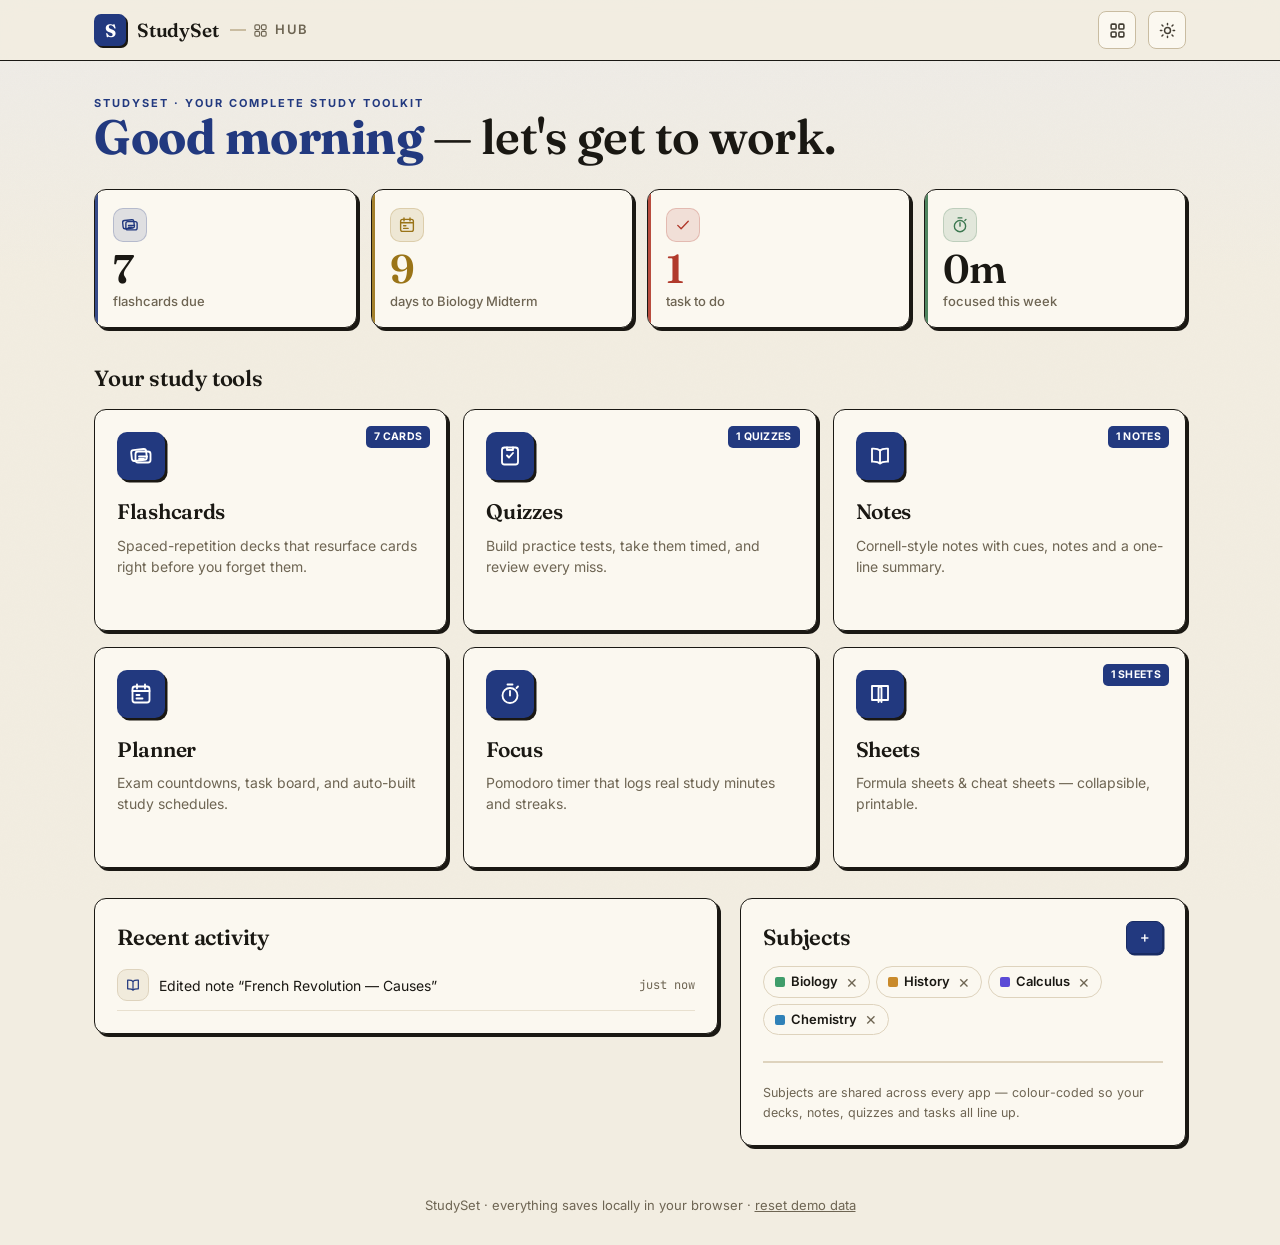
<file: index.html>
<!doctype html>
<html lang="en">
<head>
<meta charset="utf-8">
<meta name="viewport" content="width=device-width, initial-scale=1">
<title>StudySet — your study set</title>
<link rel="stylesheet" href="suite.css">
<style>
  .hero { padding: 34px 0 18px; }
  .hero .h1 { font-size: clamp(30px, 5vw, 48px); }
  .greet { color: var(--accent); font-weight: 700; }

  .kpis { display: grid; grid-template-columns: repeat(4, 1fr); gap: 14px; margin: 10px 0 34px; }
  .kpi { padding: 18px 18px 16px; display:flex; flex-direction:column; gap:3px; position:relative; overflow:hidden; text-decoration:none; color:inherit; }
  .kpi::after { content:""; position:absolute; left:0; top:0; height:100%; width:3px; background:var(--tone,var(--accent)); opacity:.9; }
  .kpi .n { font-family: var(--serif); font-size: 40px; font-weight: 600; line-height: 1; letter-spacing:-1px; margin-top:4px; }
  .kpi .l { color: var(--muted); font-size: 13px; font-weight:500; }
  .kpi .ic { width:34px; height:34px; border-radius:10px; display:grid; place-items:center; color:var(--tone,var(--accent));
    background: color-mix(in srgb, var(--tone,var(--accent)) 13%, var(--card)); border:1px solid color-mix(in srgb, var(--tone,var(--accent)) 22%, transparent); }
  .kpi.tone-accent{ --tone:var(--accent); } .kpi.tone-gold{ --tone:var(--gold); }
  .kpi.tone-rose{ --tone:var(--rose); } .kpi.tone-green{ --tone:var(--green); }
  .kpi.tone-rose .n, .kpi.tone-gold .n { color: var(--tone); }

  .apps { display: grid; grid-template-columns: repeat(3, 1fr); gap: 16px; }
  .app-card { padding: 22px; text-decoration: none; color: inherit; display:flex; flex-direction:column; gap:7px; position:relative; overflow:hidden; }
  .app-card > * { position:relative; }
  .app-card .glyph { width:48px; height:48px; border-radius:10px; display:grid; place-items:center; color:#fff;
    background: var(--accent); box-shadow: 2.5px 2.5px 0 var(--ink); }
  .app-card:hover .glyph { background: var(--ink); }
  .app-card h3 { margin:9px 0 0; font-family:var(--serif); font-size:21px; font-weight:600; letter-spacing:-.3px; }
  .app-card p { margin:0; color: var(--muted); font-size:14px; line-height:1.5; }
  .app-card .app-go { margin-top:6px; display:inline-flex; align-items:center; gap:6px; font-size:12px; font-weight:700; text-transform:uppercase; letter-spacing:.6px; color:var(--accent);
    opacity:0; transform:translateX(-4px); transition:opacity .2s, transform .2s var(--out); }
  .app-card:hover .app-go { opacity:1; transform:translateX(0); }
  .app-card .badge2 { position:absolute; right:16px; top:16px; }

  .side { display:grid; grid-template-columns: 1.4fr 1fr; gap:22px; margin-top:30px; align-items:start; }
  .activity-item { display:flex; gap:10px; align-items:center; padding:9px 0; border-bottom:1px solid var(--line-soft); font-size:14px; }
  .activity-item .ai { width:32px;height:32px;border-radius:10px;display:grid;place-items:center;background:var(--card-2);border:1px solid var(--line);flex:none;color:var(--accent); }
  .subj-chip { display:inline-flex;align-items:center;gap:6px;padding:5px 11px;border-radius:999px;border:1px solid var(--line);background:var(--card);font-size:13px;font-weight:600;margin:0 6px 6px 0; }
  .subj-chip button { border:none;background:transparent;color:var(--muted);cursor:pointer;padding:0 0 0 2px;font-size:14px; }

  @media (max-width: 900px){ .kpis{grid-template-columns:repeat(2,1fr);} .apps{grid-template-columns:1fr 1fr;} .side{grid-template-columns:1fr;} }
  @media (max-width: 560px){ .apps{grid-template-columns:1fr;} }
</style>
</head>
<body>
<script src="suite.js"></script>
<div class="wrap">
  <header class="hero">
    <div class="eyebrow">StudySet · your complete study toolkit</div>
    <h1 class="h1"><span class="greet" id="greet">Hello</span> — <span id="line">let's get to work.</span></h1>
  </header>

  <div class="kpis" id="kpis"></div>

  <div class="row" style="margin-bottom:14px"><h2 class="h2">Your study tools</h2></div>
  <div class="apps" id="apps"></div>

  <div class="side">
    <div class="card pad">
      <div class="row" style="margin-bottom:6px"><h3 class="h2">Recent activity</h3></div>
      <div id="activity"></div>
    </div>
    <div class="card pad">
      <div class="row" style="margin-bottom:12px"><h3 class="h2">Subjects</h3><span class="spacer"></span>
        <button class="btn sm primary" id="addSub">＋</button></div>
      <div id="subjects"></div>
      <div class="hr"></div>
      <div class="muted" style="font-size:12.5px;line-height:1.6">Subjects are shared across every app — colour-coded so your decks, notes, quizzes and tasks all line up.</div>
    </div>
  </div>

  <footer style="text-align:center;padding:50px 0 30px;color:var(--muted);font-size:13px">
    StudySet · everything saves locally in your browser · <a href="#" id="reset" style="color:var(--muted)">reset demo data</a>
  </footer>
</div>

<script>
const S=window.Suite; S.topbar("index");
const $=(s,r=document)=>r.querySelector(s);

/* greeting */
(function(){
  const h=new Date().getHours();
  $("#greet").textContent = h<5?"Late night":h<12?"Good morning":h<18?"Good afternoon":"Good evening";
  const focusToday=(S.Store.get("focusLog",{})[S.todayISO()])||0;
  $("#line").textContent = focusToday>0? `${S.fmtDur(focusToday)} focused today — keep it going.` : "let's get to work.";
})();

/* KPIs */
function renderKPIs(){
  // cards due
  let cardsDue=0; S.Store.get("decks",[]).forEach(d=>d.cards.forEach(c=>{ if((c.due||"9999")<=S.todayISO()) cardsDue++; }));
  // next exam
  const exams=S.Store.get("exams",[]).filter(e=>e.date>=S.todayISO()).sort((a,b)=>a.date.localeCompare(b.date));
  const next=exams[0]; const nd=next? S.daysBetween(S.todayISO(),next.date):null;
  // tasks today / overdue
  const tasks=S.Store.get("tasks",[]);
  const todayTasks=tasks.filter(t=>!t.done && (t.due===S.todayISO()||(t.due&&t.due<S.todayISO()))).length;
  // focus week
  const log=S.Store.get("focusLog",{}); let week=0; for(let i=0;i<7;i++){ const d=new Date(); d.setDate(d.getDate()-i); week+=log[d.toISOString().slice(0,10)]||0; }

  const kpis=[
    { n:cardsDue, l:"flashcards due", ic:"flashcards", href:"flashcards.html", tone:"accent" },
    { n: next? nd : "—", l: next? `days to ${next.name.length>16?next.name.slice(0,15)+"…":next.name}` : "no exams set", ic:"planner", href:"planner.html", tone: next&&nd<=3 ? "rose":"gold" },
    { n:todayTasks, l:todayTasks===1?"task to do":"tasks to do", ic:"check", href:"planner.html", tone: todayTasks>0 ? "rose":"accent" },
    { n:S.fmtDur(week), l:"focused this week", ic:"focus", href:"focus.html", tone:"green" },
  ];
  const wrap=$("#kpis"); wrap.innerHTML="";
  kpis.forEach((k,i)=>{ const a=document.createElement("a"); a.className="card lift kpi reveal tone-"+k.tone; a.href=k.href; a.style.animationDelay=(i*0.05)+"s";
    a.innerHTML=`<span class="ic">${S.icon(k.ic,18)}</span><span class="n">${k.n}</span><span class="l">${k.l}</span>`; wrap.appendChild(a); });
}

/* app cards */
const APP_INFO=[
  { file:"flashcards.html", ic:"flashcards", name:"Flashcards", desc:"Spaced-repetition decks that resurface cards right before you forget them." },
  { file:"quiz.html", ic:"quiz", name:"Quizzes", desc:"Build practice tests, take them timed, and review every miss." },
  { file:"notes.html", ic:"notes", name:"Notes", desc:"Cornell-style notes with cues, notes and a one-line summary." },
  { file:"planner.html", ic:"planner", name:"Planner", desc:"Exam countdowns, task board, and auto-built study schedules." },
  { file:"focus.html", ic:"focus", name:"Focus", desc:"Pomodoro timer that logs real study minutes and streaks." },
  { file:"reference.html", ic:"reference", name:"Sheets", desc:"Formula sheets & cheat sheets — collapsible, printable." },
];
function renderApps(){
  const wrap=$("#apps"); wrap.innerHTML="";
  const decks=S.Store.get("decks",[]), quizzes=S.Store.get("quizzes",[]), notes=S.Store.get("notes",[]), sheets=S.Store.get("sheets",[]);
  const counts={ "flashcards.html":decks.reduce((a,d)=>a+d.cards.length,0)+" cards", "quiz.html":quizzes.length+" quizzes",
    "notes.html":notes.length+" notes", "reference.html":sheets.length+" sheets" };
  APP_INFO.forEach((a,i)=>{ const el=document.createElement("a"); el.className="card lift app-card reveal"; el.href=a.file; el.style.animationDelay=(i*0.045)+"s";
    el.innerHTML=`<div class="glyph">${S.icon(a.ic,24)}</div><h3>${a.name}</h3><p>${a.desc}</p>
      <span class="app-go">Open <svg width="15" height="15" viewBox="0 0 24 24" fill="none" stroke="currentColor" stroke-width="2.1" stroke-linecap="round" stroke-linejoin="round"><path d="M5 12h13M13 6l6 6-6 6"/></svg></span>
      ${counts[a.file]?`<span class="badge2 badge">${counts[a.file]}</span>`:""}`; wrap.appendChild(el); });
}

/* activity feed */
function renderActivity(){
  const items=[];
  (S.Store.get("focusSessions",[])).slice(-20).forEach(s=> items.push({ ts:s.ts, ic:"focus", text:`Focused ${S.fmtDur(s.mins)}${s.subject?" on "+S.subjectName(s.subject):""}` }));
  (S.Store.get("quizResults",[])).forEach(r=> items.push({ ts: r.ts || new Date(r.date+"T12:00").getTime(), ic:"quiz", text:`Scored ${r.pct}% on ${r.name}` }));
  const rl=S.Store.get("reviewLog",{}); Object.keys(rl).forEach(d=> items.push({ ts:new Date(d+"T09:00").getTime(), ic:"flashcards", text:`Reviewed ${rl[d]} flashcards` }));
  (S.Store.get("notes",[])).forEach(n=> items.push({ ts:n.updated, ic:"notes", text:`Edited note “${n.title||"Untitled"}”` }));
  items.sort((a,b)=>b.ts-a.ts);
  const wrap=$("#activity"); wrap.innerHTML="";
  if(!items.length){ wrap.innerHTML=`<div class="empty" style="padding:24px"><div class="big">✎</div>No activity yet — open any tool to begin.</div>`; return; }
  items.slice(0,8).forEach(it=>{ const el=document.createElement("div"); el.className="activity-item";
    const when=timeAgo(it.ts);
    el.innerHTML=`<span class="ai">${S.icon(it.ic,16)}</span><span class="grow">${S.esc(it.text)}</span><span class="muted mono" style="font-size:12px">${when}</span>`; wrap.appendChild(el); });
}
function timeAgo(ts){ const s=(Date.now()-ts)/1000; if(s<60)return"just now"; if(s<3600)return Math.floor(s/60)+"m ago"; if(s<86400)return Math.floor(s/3600)+"h ago"; return Math.floor(s/86400)+"d ago"; }

/* subjects manager */
function renderSubjects(){
  const wrap=$("#subjects"); wrap.innerHTML="";
  S.subjects().forEach(s=>{ const c=document.createElement("span"); c.className="subj-chip";
    c.innerHTML=`<span class="sub-dot" style="background:${s.color}"></span>${S.esc(s.name)}<button title="Remove">✕</button>`;
    c.querySelector("button").onclick=()=>{ const list=S.subjects().filter(x=>x.id!==s.id); S.Store.set("subjects",list); renderSubjects(); renderKPIs(); };
    wrap.appendChild(c); });
}
$("#addSub").onclick=()=>{ const el=document.createElement("div");
  el.innerHTML=`<div class="field"><label>Subject name</label><input class="input" id="sn" placeholder="e.g. Physics"></div>`;
  S.modal({ title:"Add subject", bodyEl:el, okText:"Add", onOk:()=>{ const v=$("#sn",el).value.trim(); if(!v)return false; S.addSubject(v); renderSubjects(); } });
  setTimeout(()=>$("#sn",el).focus(),50);
};

$("#reset").onclick=(e)=>{ e.preventDefault(); S.confirmDialog("Clear all StudySet data and reload the demo? This can't be undone.", ()=>{
  Object.keys(localStorage).filter(k=>k.startsWith("studyset:")).forEach(k=>localStorage.removeItem(k));
  location.reload();
}, "Reset"); };

renderKPIs(); renderApps(); renderActivity(); renderSubjects();
</script>
</body>
</html>
</file>
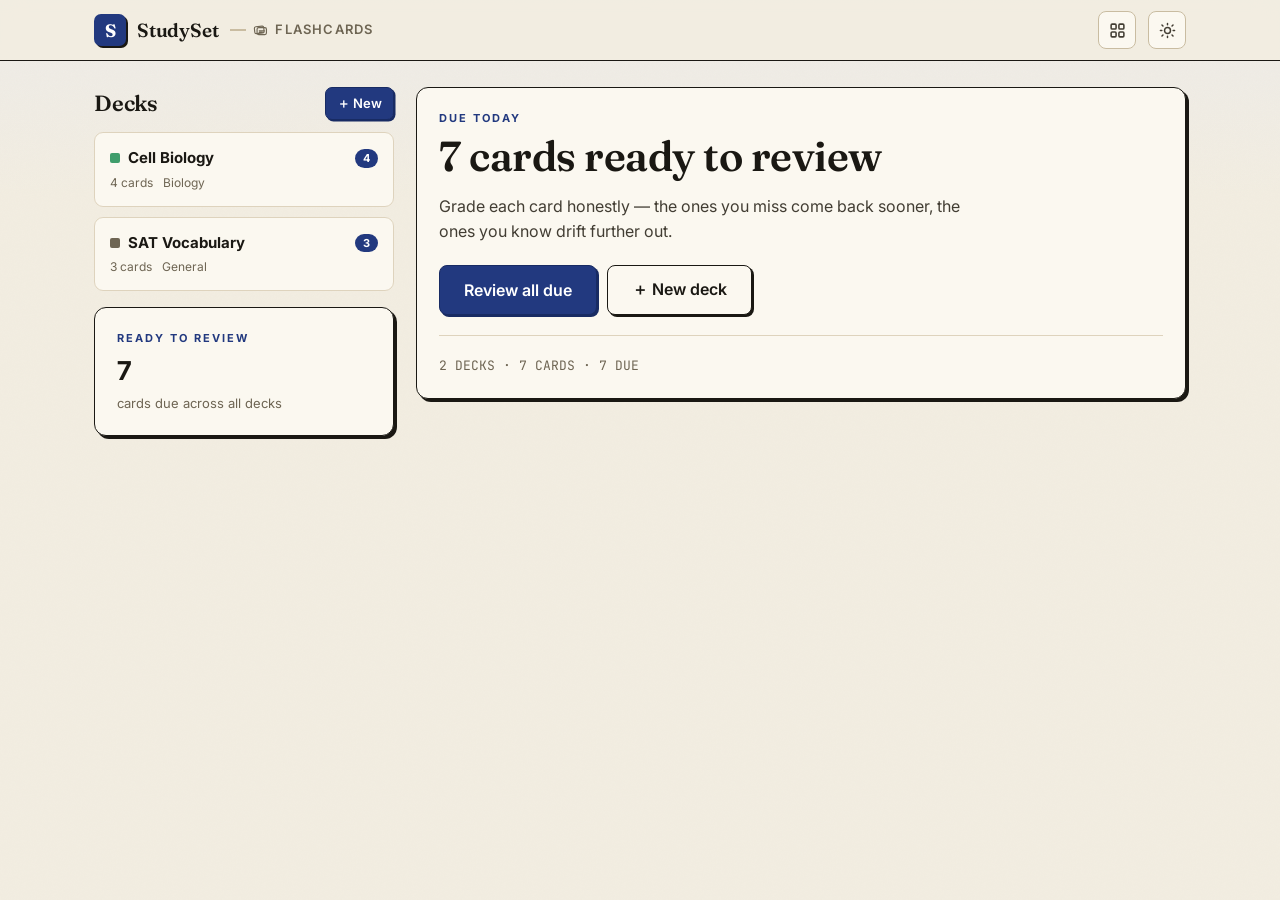
<file: flashcards.html>
<!doctype html>
<html lang="en">
<head>
<meta charset="utf-8">
<meta name="viewport" content="width=device-width, initial-scale=1">
<title>Flashcards · StudySet</title>
<link rel="stylesheet" href="suite.css">
<style>
  .layout { display: grid; grid-template-columns: 300px 1fr; gap: 22px; padding: 26px 0 60px; align-items: start; }
  .deck { padding: 14px 15px; border-radius: var(--r); border: 1px solid var(--line); background: var(--card);
          cursor: pointer; margin-bottom: 10px; transition: .15s; }
  .deck:hover { border-color: var(--accent); transform: translateY(-1px); box-shadow: var(--shadow-sm); }
  .deck.active { border-color: var(--accent); background: var(--accent-wash); }
  .deck h4 { margin: 0 0 4px; font-size: 15px; display: flex; align-items: center; gap: 8px; }
  .deck .meta { font-size: 12px; color: var(--muted); display: flex; gap: 10px; }
  .due-pill { margin-left: auto; background: var(--accent); color: var(--accent-ink); font-size: 11px; font-weight: 700; padding: 1px 8px; border-radius: 999px; }

  /* study card */
  .stage { display: grid; place-items: center; min-height: 340px; }
  .flashcard { width: 100%; max-width: 520px; height: 300px; perspective: 1600px; cursor: pointer; }
  .fc-inner { position: relative; width: 100%; height: 100%; transition: transform .5s cubic-bezier(.2,.8,.2,1); transform-style: preserve-3d; }
  .flashcard.flipped .fc-inner { transform: rotateY(180deg); }
  .fc-face { position: absolute; inset: 0; backface-visibility: hidden; border-radius: var(--r-xl);
             display: grid; place-items: center; text-align: center; padding: 34px; border: 1px solid var(--line);
             box-shadow: var(--shadow-md); background: var(--card); }
  .fc-face .side { position: absolute; top: 16px; left: 20px; font-size: 11px; letter-spacing: 2px; text-transform: uppercase; color: var(--muted); font-weight: 700; }
  .fc-face .txt { font-family: var(--serif); font-size: clamp(20px, 3.4vw, 30px); line-height: 1.25; }
  .fc-back { transform: rotateY(180deg); background: var(--card-2); }
  .fc-hint { text-align: center; color: var(--muted); font-size: 13px; margin-top: 14px; }
  .grade-row { display: flex; gap: 10px; justify-content: center; margin-top: 16px; flex-wrap: wrap; }
  .grade { flex: 1; min-width: 90px; max-width: 150px; }
  .grade.again { color: var(--rose); } .grade.again:hover { border-color: var(--rose); }
  .grade.hard  { color: var(--gold); } .grade.hard:hover  { border-color: var(--gold); }
  .grade.good  { color: var(--sky);  } .grade.good:hover  { border-color: var(--sky); }
  .grade.easy  { color: var(--green);} .grade.easy:hover  { border-color: var(--green); }
  .grade small { display:block; font-weight:500; font-size:11px; color:var(--muted); }

  .cardrow { display: flex; gap: 10px; align-items: flex-start; padding: 12px; border: 1px solid var(--line-soft); border-radius: var(--r-sm); margin-bottom: 8px; }
  .cardrow .q { font-weight: 600; } .cardrow .a { color: var(--muted); font-size: 14px; }
  .box-tag { font-size: 11px; font-weight: 700; padding: 1px 7px; border-radius: 6px; background: var(--card-2); border: 1px solid var(--line); color: var(--muted); }
  @media (max-width: 820px){ .layout { grid-template-columns: 1fr; } }
</style>
</head>
<body>
<script src="suite.js"></script>
<div class="wrap">
  <div class="layout">
    <!-- sidebar: decks -->
    <aside>
      <div class="row" style="margin-bottom:12px">
        <h1 class="h2">Decks</h1>
        <span class="spacer"></span>
        <button class="btn sm primary" id="newDeck">＋ New</button>
      </div>
      <div id="deckList"></div>
      <div class="card pad" style="margin-top:16px" id="dueBanner" hidden>
        <div class="eyebrow">Ready to review</div>
        <div style="font-size:26px;font-weight:700;margin:4px 0" id="dueTotal">0</div>
        <div class="muted" style="font-size:13px">cards due across all decks</div>
      </div>
    </aside>

    <!-- main -->
    <main id="main"></main>
  </div>
</div>

<script>
const S = window.Suite;
S.topbar("flashcards");
const $ = (s, r=document) => r.querySelector(s);

/* ---------- SRS: Leitner-style, 5 boxes ---------- */
const INTERVALS = [0, 1, 2, 4, 8, 16]; // box -> days until due (box 1..5), box 0 = new
function newCard(front, back) {
  return { id: S.uid("c"), front, back, box: 0, due: S.todayISO(), reps: 0, lapses: 0 };
}
function grade(card, g) {
  // g: 0 again, 1 hard, 2 good, 3 easy
  card.reps++;
  if (g === 0) { card.box = 1; card.lapses++; }
  else if (g === 1) { card.box = Math.max(1, card.box); }
  else if (g === 2) { card.box = Math.min(5, (card.box || 1) + 1); }
  else { card.box = Math.min(5, (card.box || 1) + 2); }
  const days = INTERVALS[card.box] || 1;
  const d = new Date(); d.setDate(d.getDate() + (g === 0 ? 0 : days));
  card.due = d.toISOString().slice(0, 10);
  if (g === 0) card.due = S.todayISO(); // again -> still today
}
const isDue = (c) => c.due <= S.todayISO();

/* ---------- data ---------- */
function decks() { return S.Store.get("decks", null) || seed(); }
function saveDecks(d) { S.Store.set("decks", d); }
function seed() {
  const d = [
    { id: S.uid("d"), name: "Cell Biology", subject: "s_bio", cards: [
      newCard("What organelle is the powerhouse of the cell?", "The mitochondrion — it produces ATP via cellular respiration."),
      newCard("What is the function of ribosomes?", "Protein synthesis (translation of mRNA into polypeptides)."),
      newCard("Define osmosis.", "Diffusion of water across a semipermeable membrane, from low to high solute concentration."),
      newCard("What separates the nucleus from the cytoplasm?", "The nuclear envelope (a double membrane with nuclear pores)."),
    ]},
    { id: S.uid("d"), name: "SAT Vocabulary", subject: "", cards: [
      newCard("Ephemeral", "Lasting a very short time; fleeting."),
      newCard("Pragmatic", "Dealing with things sensibly and realistically."),
      newCard("Ubiquitous", "Present, appearing, or found everywhere."),
    ]},
  ];
  saveDecks(d); return d;
}

let activeId = null, session = null;

/* ---------- render deck list ---------- */
function renderDecks() {
  const list = $("#deckList"); list.innerHTML = "";
  const ds = decks();
  let totalDue = 0;
  ds.forEach((d) => {
    const due = d.cards.filter(isDue).length;
    totalDue += due;
    const el = document.createElement("div");
    el.className = "deck" + (d.id === activeId ? " active" : "");
    const col = S.subjectColor(d.subject);
    el.innerHTML = `<h4><span class="sub-dot" style="background:${col}"></span>${S.esc(d.name)}
        ${due ? `<span class="due-pill">${due}</span>` : ""}</h4>
      <div class="meta"><span>${d.cards.length} cards</span><span>${S.subjectName(d.subject)}</span></div>`;
    el.onclick = () => { activeId = d.id; session = null; renderDecks(); renderMain(); };
    list.appendChild(el);
  });
  if (!ds.length) list.innerHTML = `<div class="muted" style="font-size:13px;padding:8px">No decks yet.</div>`;
  const banner = $("#dueBanner");
  banner.hidden = totalDue === 0;
  $("#dueTotal").textContent = totalDue;
}

/* ---------- main views ---------- */
function renderMain() {
  const main = $("#main");
  if (session) { renderStudy(); return; }
  const d = decks().find((x) => x.id === activeId);
  if (!d) { main.innerHTML = welcome(); wireWelcome(); return; }
  renderDeckDetail(d);
}

function welcome() {
  const ds = decks();
  const total = ds.reduce((a, d) => a + d.cards.length, 0);
  const due = ds.reduce((a, d) => a + d.cards.filter(isDue).length, 0);
  return `<div class="card pad fade">
    <div class="eyebrow">${due ? "Due today" : "Review desk"}</div>
    <h2 class="h1" style="margin:8px 0 10px">${due ? `${due} card${due>1?"s":""} ready to review` : "You're all caught up"}</h2>
    <p class="lead" style="max-width:54ch">${due ? "Grade each card honestly — the ones you miss come back sooner, the ones you know drift further out." : "Nothing is due right now. Pick a deck on the left, or come back when cards are scheduled."}</p>
    <div class="row" style="gap:10px;margin-top:20px">
      <button class="btn primary lg" id="studyAll" ${due?"":"disabled"}>Review all due</button>
      <button class="btn lg" id="wNew">＋ New deck</button>
    </div>
    <div class="hr"></div>
    <div class="muted mono" style="font-size:13px">${ds.length} DECKS · ${total} CARDS · ${due} DUE</div>
  </div>`;
}
function wireWelcome() {
  const b = $("#studyAll"); if (b) b.onclick = studyAllDue;
  const n = $("#wNew"); if (n) n.onclick = createDeck;
}

function renderDeckDetail(d) {
  const due = d.cards.filter(isDue).length;
  const byBox = [0,0,0,0,0,0];
  d.cards.forEach((c) => byBox[c.box || 0]++);
  $("#main").innerHTML = `
    <div class="row" style="gap:12px;margin-bottom:16px">
      <div>
        <div class="eyebrow" style="color:${S.subjectColor(d.subject)}">${S.subjectName(d.subject)}</div>
        <h1 class="h1" style="font-size:30px">${S.esc(d.name)}</h1>
      </div>
      <span class="spacer"></span>
      <button class="btn sm ghost" id="renameDeck">Rename</button>
      <button class="btn sm danger" id="delDeck">Delete</button>
    </div>
    <div class="card pad" style="margin-bottom:16px">
      <div class="row" style="gap:20px;flex-wrap:wrap">
        <div><div style="font-size:30px;font-weight:700;font-family:var(--serif)">${due}</div><div class="muted" style="font-size:13px">due now</div></div>
        <div><div style="font-size:30px;font-weight:700;font-family:var(--serif)">${d.cards.length}</div><div class="muted" style="font-size:13px">total cards</div></div>
        <div class="grow"></div>
        <button class="btn lg primary" id="startStudy" ${due?"":"disabled"}>${due?`Review ${due} due`:"Nothing due"}</button>
        <button class="btn lg" id="cram">Cram all</button>
      </div>
    </div>
    <div class="card pad">
      <div class="row" style="margin-bottom:12px"><h3 class="h2">Cards</h3><span class="spacer"></span>
        <button class="btn sm primary" id="addCard">＋ Add card</button></div>
      <div id="cards"></div>
    </div>`;
  $("#startStudy").onclick = () => startSession(d, d.cards.filter(isDue));
  $("#cram").onclick = () => startSession(d, d.cards.slice(), true);
  $("#addCard").onclick = () => editCard(d, null);
  $("#renameDeck").onclick = () => renameDeck(d);
  $("#delDeck").onclick = () => S.confirmDialog(`Delete “${S.esc(d.name)}” and its ${d.cards.length} cards?`, () => {
    saveDecks(decks().filter((x) => x.id !== d.id)); activeId = null; renderDecks(); renderMain(); S.toast("Deck deleted");
  });
  const wrap = $("#cards"); wrap.innerHTML = "";
  if (!d.cards.length) wrap.innerHTML = `<div class="empty"><div class="big">▤</div>No cards yet — add your first one.</div>`;
  d.cards.forEach((c) => {
    const row = document.createElement("div"); row.className = "cardrow";
    row.innerHTML = `<div class="grow"><div class="q">${S.esc(c.front)}</div><div class="a">${S.esc(c.back)}</div></div>
      <span class="box-tag" title="Leitner box">${c.box ? "box "+c.box : "new"}</span>
      <button class="icon-btn" style="width:30px;height:30px" data-edit>✎</button>
      <button class="icon-btn" style="width:30px;height:30px" data-del>✕</button>`;
    row.querySelector("[data-edit]").onclick = () => editCard(d, c);
    row.querySelector("[data-del]").onclick = () => {
      d.cards = d.cards.filter((x) => x.id !== c.id); saveDecks(decks()); renderDecks(); renderMain();
    };
    wrap.appendChild(row);
  });
}

/* ---------- study session ---------- */
function startSession(deck, cards, cram) {
  if (!cards.length) return;
  // sort: due date then box
  const queue = cards.slice().sort((a,b)=> (a.due<b.due?-1:1) || (a.box-b.box));
  session = { deck, queue, i: 0, flipped: false, done: 0, total: queue.length, cram: !!cram, correct: 0 };
  activeId = deck.id;
  renderMain();
}
function studyAllDue() {
  const all = [];
  decks().forEach((d) => d.cards.filter(isDue).forEach((c) => all.push({ c, d })));
  if (!all.length) return S.toast("Nothing due — nice work!");
  // synthesize a virtual session across decks
  const queue = all.map(x => x.c);
  const deckMap = {}; all.forEach(x => deckMap[x.c.id] = x.d);
  session = { deck: null, deckMap, queue, i:0, flipped:false, done:0, total:queue.length, cram:false, correct:0 };
  activeId = null; renderDecks(); renderMain();
}

function renderStudy(deckMaybe) {
  const ss = session;
  if (ss.i >= ss.queue.length) return renderSummary();
  const card = ss.queue[ss.i];
  const pct = Math.round((ss.done / ss.total) * 100);
  $("#main").innerHTML = `
    <div class="row" style="margin-bottom:14px">
      <button class="btn sm ghost" id="quit">‹ End</button>
      <span class="spacer"></span>
      <span class="chip">${ss.done} / ${ss.total}</span>
    </div>
    <div class="bar" style="margin-bottom:22px"><i style="width:${pct}%"></i></div>
    <div class="stage">
      <div style="width:100%;max-width:520px">
        <div class="flashcard ${ss.flipped?"flipped":""}" id="fc">
          <div class="fc-inner">
            <div class="fc-face"><span class="side">Prompt</span><div class="txt">${S.esc(card.front)}</div></div>
            <div class="fc-face fc-back"><span class="side">Answer</span><div class="txt">${S.esc(card.back)}</div></div>
          </div>
        </div>
        <div class="fc-hint">${ss.flipped ? "How well did you know it?" : "Click the card or press <span class='kbd'>Space</span> to flip"}</div>
        <div class="grade-row" id="grades" ${ss.flipped?"":"style=visibility:hidden"}>
          <button class="btn grade again" data-g="0">Again<small>&lt;1m</small></button>
          <button class="btn grade hard"  data-g="1">Hard<small>1d</small></button>
          <button class="btn grade good"  data-g="2">Good<small>${INTERVALS[Math.min(5,(card.box||1)+1)]}d</small></button>
          <button class="btn grade easy"  data-g="3">Easy<small>${INTERVALS[Math.min(5,(card.box||1)+2)]}d</small></button>
        </div>
      </div>
    </div>`;
  const fc = $("#fc");
  fc.onclick = flip;
  $("#quit").onclick = () => { session = null; renderDecks(); renderMain(); };
  $("#grades").querySelectorAll("[data-g]").forEach((b) => b.onclick = () => doGrade(+b.dataset.g));
}
function flip() { if (!session) return; session.flipped = !session.flipped; renderStudy(); }
function doGrade(g) {
  const ss = session; const card = ss.queue[ss.i];
  grade(card, g);
  if (g >= 2) ss.correct++;
  ss.done++;
  saveDecks(decks());
  // log a review for hub stats
  const log = S.Store.get("reviewLog", {});
  const t = S.todayISO(); log[t] = (log[t] || 0) + 1; S.Store.set("reviewLog", log);
  if (g === 0) { ss.queue.push(card); } // requeue "again"
  ss.i++; ss.flipped = false;
  renderStudy();
}
function renderSummary() {
  const ss = session;
  const acc = ss.done ? Math.round((ss.correct / ss.done) * 100) : 0;
  $("#main").innerHTML = `<div class="card pad fade" style="text-align:center;padding:44px">
    <div style="font-size:44px">✦</div>
    <h2 class="h1" style="margin:8px 0">Session complete</h2>
    <p class="lead">You reviewed <b>${ss.done}</b> cards · ${acc}% rated Good or better.</p>
    <div class="row" style="justify-content:center;gap:10px;margin-top:18px">
      <button class="btn primary lg" id="again">Back to decks</button>
    </div></div>`;
  $("#again").onclick = () => { session = null; renderDecks(); renderMain(); };
}

document.addEventListener("keydown", (e) => {
  if (!session || session.i >= session.queue.length) return;
  if (e.code === "Space") { e.preventDefault(); flip(); }
  else if (session.flipped && ["1","2","3","4"].includes(e.key)) doGrade(+e.key - 1);
});

/* ---------- CRUD ---------- */
function createDeck() {
  const el = document.createElement("div");
  const sel = S.subjectSelect({ allowNone: true });
  el.innerHTML = `<div class="field"><label>Deck name</label><input class="input" id="dn" placeholder="e.g. French verbs, Unit 4 vocab"></div>
    <div class="field"><label>Subject</label></div>`;
  el.appendChild(sel);
  S.modal({ title: "New deck", bodyEl: el, okText: "Create", onOk: () => {
    const name = $("#dn", el).value.trim(); if (!name) return false;
    const d = { id: S.uid("d"), name, subject: sel.value, cards: [] };
    const all = decks(); all.unshift(d); saveDecks(all); activeId = d.id;
    renderDecks(); renderMain(); S.toast("Deck created");
  }});
  setTimeout(() => $("#dn", el).focus(), 50);
}
$("#newDeck").onclick = createDeck;

function renameDeck(d) {
  const el = document.createElement("div");
  const sel = S.subjectSelect({ allowNone: true, value: d.subject });
  el.innerHTML = `<div class="field"><label>Deck name</label><input class="input" id="rn" value="${S.esc(d.name)}"></div><div class="field"><label>Subject</label></div>`;
  el.appendChild(sel);
  S.modal({ title: "Edit deck", bodyEl: el, okText: "Save", onOk: () => {
    const name = $("#rn", el).value.trim(); if (!name) return false;
    d.name = name; d.subject = sel.value; saveDecks(decks()); renderDecks(); renderMain();
  }});
}
function editCard(d, c) {
  const el = document.createElement("div");
  el.innerHTML = `<div class="field"><label>Front (prompt)</label><textarea class="textarea" id="cf">${c?S.esc(c.front):""}</textarea></div>
    <div class="field"><label>Back (answer)</label><textarea class="textarea" id="cb">${c?S.esc(c.back):""}</textarea></div>`;
  S.modal({ title: c ? "Edit card" : "Add card", bodyEl: el, okText: c?"Save":"Add", onOk: () => {
    const f = $("#cf", el).value.trim(), b = $("#cb", el).value.trim();
    if (!f || !b) return false;
    if (c) { c.front = f; c.back = b; } else d.cards.push(newCard(f, b));
    saveDecks(decks()); renderDecks(); renderMain();
  }});
  setTimeout(() => $("#cf", el).focus(), 50);
}

renderDecks(); renderMain();
</script>
</body>
</html>
</file>
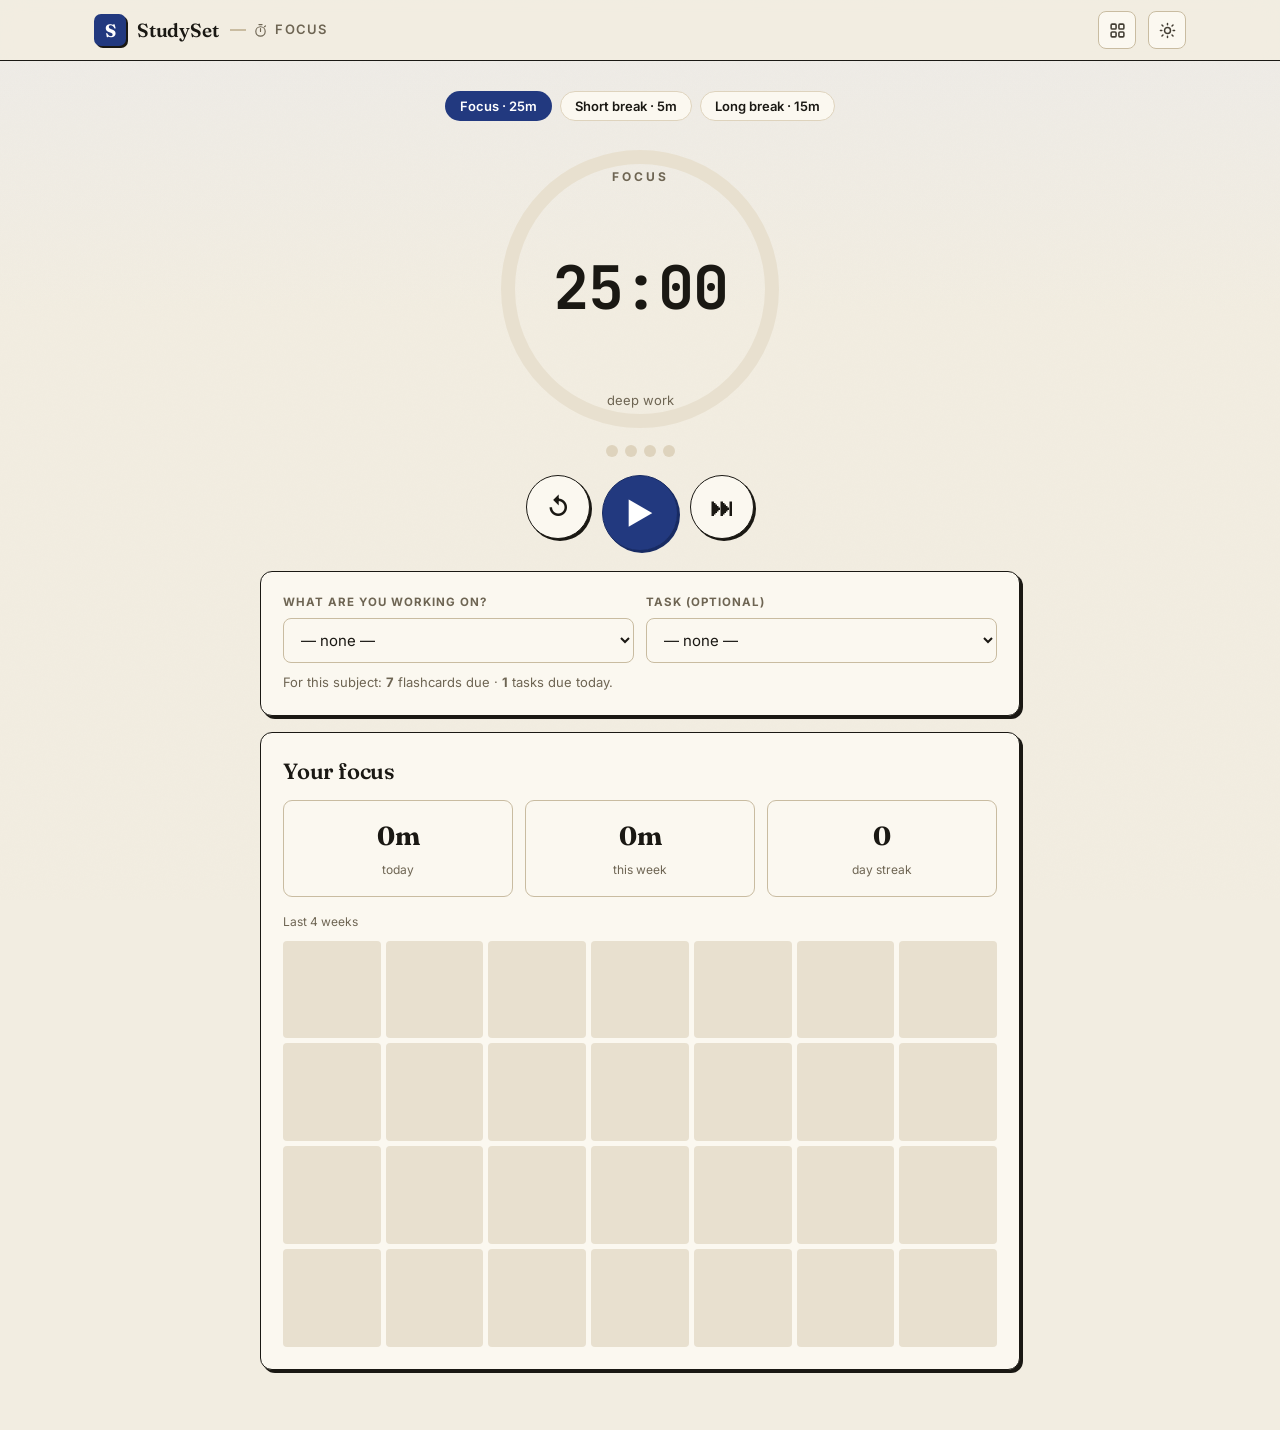
<file: focus.html>
<!doctype html>
<html lang="en">
<head>
<meta charset="utf-8">
<meta name="viewport" content="width=device-width, initial-scale=1">
<title>Focus · StudySet</title>
<link rel="stylesheet" href="suite.css">
<style>
  .focus-wrap { max-width: 760px; margin: 0 auto; padding: 30px 0 60px; }
  .dial { position: relative; width: 300px; height: 300px; margin: 8px auto 6px; }
  .dial svg { transform: rotate(-90deg); }
  .dial .track { fill:none; stroke: var(--line-soft); stroke-width: 14; }
  .dial .prog { fill:none; stroke: var(--accent); stroke-width: 14; stroke-linecap: round; transition: stroke-dashoffset .4s linear, stroke .4s; }
  .dial.break .prog { stroke: var(--green); }
  .dial .center { position:absolute; inset:0; display:grid; place-items:center; text-align:center; }
  .dial .time { font-family: var(--mono); font-size: 60px; font-weight: 700; letter-spacing: -1px; }
  .dial .mode { text-transform: uppercase; letter-spacing: 3px; font-size: 12px; font-weight: 700; color: var(--muted); }
  .controls { display: flex; gap: 12px; justify-content: center; margin: 8px 0 20px; }
  .big-btn { width: 64px; height: 64px; border-radius: 50%; display:grid; place-items:center; font-size: 24px; }
  .pill-row { display:flex; gap:8px; justify-content:center; flex-wrap:wrap; margin-bottom:18px; }
  .pill { padding:6px 14px; border-radius:999px; border:1px solid var(--line); background:var(--card); cursor:pointer; font-weight:600; font-size:13px; transition:.12s; }
  .pill.on { background: var(--accent); color: var(--accent-ink); border-color: transparent; }
  .dots { display:flex; gap:7px; justify-content:center; margin: 4px 0 18px; }
  .dots i { width:12px; height:12px; border-radius:50%; background:var(--line); }
  .dots i.done { background: var(--accent); }
  .stat-grid { display:grid; grid-template-columns:repeat(3,1fr); gap:12px; }
  .stat { text-align:center; padding:16px 8px; }
  .stat b { font-size:26px; font-family:var(--serif); display:block; }
  .heat { display:grid; grid-template-columns:repeat(7,1fr); gap:5px; margin-top:10px; }
  .heat i { aspect-ratio:1; border-radius:4px; background:var(--line-soft); }
</style>
</head>
<body>
<script src="suite.js"></script>
<div class="wrap"><div class="focus-wrap">
  <div class="pill-row" id="modes"></div>

  <div class="dial" id="dial">
    <svg width="300" height="300" viewBox="0 0 300 300">
      <circle class="track" cx="150" cy="150" r="132"></circle>
      <circle class="prog" cx="150" cy="150" r="132" id="prog"></circle>
    </svg>
    <div class="center">
      <div class="mode" id="modeLabel">Focus</div>
      <div class="time" id="time">25:00</div>
      <div class="muted" id="sub" style="font-size:13px">—</div>
    </div>
  </div>

  <div class="dots" id="dots"></div>

  <div class="controls">
    <button class="btn big-btn" id="reset" title="Reset">↺</button>
    <button class="btn primary big-btn" id="toggle" title="Start / pause" style="width:76px;height:76px;font-size:30px">▶</button>
    <button class="btn big-btn" id="skip" title="Skip">⏭</button>
  </div>

  <div class="card pad" style="margin-bottom:16px">
    <div class="row" style="gap:12px;flex-wrap:wrap;align-items:flex-end">
      <div class="field grow" style="min-width:170px"><label>What are you working on?</label><span id="subjWrap"></span></div>
      <div class="field grow" style="min-width:170px"><label>Task (optional)</label><span id="taskWrap"></span></div>
    </div>
    <div id="dueHint" class="muted" style="font-size:13px;margin-top:10px"></div>
  </div>

  <div class="card pad">
    <h3 class="h2" style="margin-bottom:12px">Your focus</h3>
    <div class="stat-grid">
      <div class="stat panel"><b id="stToday">0m</b><span class="muted" style="font-size:12px">today</span></div>
      <div class="stat panel"><b id="stWeek">0h</b><span class="muted" style="font-size:12px">this week</span></div>
      <div class="stat panel"><b id="stStreak">0</b><span class="muted" style="font-size:12px">day streak</span></div>
    </div>
    <div class="muted" style="font-size:12px;margin-top:16px">Last 4 weeks</div>
    <div class="heat" id="heat"></div>
  </div>
</div></div>

<script>
const S=window.Suite; S.topbar("focus");
const $=(s,r=document)=>r.querySelector(s);

const PRESETS = { focus:25, short:5, long:15 };
let settings = S.Store.get("focusSettings", { focus:25, short:5, long:15 });
let mode="focus", running=false, remaining=settings.focus*60, total=settings.focus*60;
let pomosDone = 0, timerId=null, curSubject="", curTask="";

const R=132, CIRC=2*Math.PI*R;
$("#prog").style.strokeDasharray=CIRC;

function renderModes(){
  const m=$("#modes"); m.innerHTML="";
  [["focus","Focus",settings.focus],["short","Short break",settings.short],["long","Long break",settings.long]].forEach(([k,label,mins])=>{
    const b=document.createElement("button"); b.className="pill"+(mode===k?" on":"");
    b.textContent=`${label} · ${mins}m`;
    b.onclick=()=>{ switchMode(k); };
    m.appendChild(b);
  });
}
function switchMode(k){ mode=k; total=remaining=settings[k]*60; running=false; stop(); paint(); renderModes(); updateLabels(); }
function updateLabels(){
  $("#modeLabel").textContent = mode==="focus"?"Focus":"Break";
  $("#dial").classList.toggle("break", mode!=="focus");
  $("#sub").textContent = mode==="focus" ? (curSubject? S.subjectName(curSubject) : "deep work") : "recharge";
}
function paint(){
  $("#time").textContent=S.fmtClock(remaining);
  const frac = total? (total-remaining)/total : 0;
  $("#prog").style.strokeDashoffset = CIRC*(1-frac);
  $("#toggle").textContent = running? "❚❚" : "▶";
  document.title = (running?`${S.fmtClock(remaining)} · `:"")+"Focus · StudySet";
}
function renderDots(){
  const d=$("#dots"); d.innerHTML="";
  for(let i=0;i<4;i++){ const el=document.createElement("i"); if(i<pomosDone%4|| (pomosDone%4===0&&pomosDone>0&&i<4&&false)) el.className="done"; if(i<(pomosDone%4)) el.className="done"; d.appendChild(el); }
}
function start(){ if(running) return; running=true; const t0=Date.now(); let base=remaining;
  timerId=setInterval(()=>{ remaining=Math.max(0, base-Math.round((Date.now()-t0)/1000)); paint(); if(remaining<=0){ complete(); } },250);
  paint();
}
function stop(){ running=false; clearInterval(timerId); timerId=null; paint(); }
function toggle(){ running?stop():start(); }
function reset(){ stop(); remaining=total; paint(); }
function skip(){ stop(); if(mode==="focus"){ completeFocus(false); } nextMode(); }

function complete(){
  stop();
  ding();
  if(mode==="focus"){ completeFocus(true); }
  nextMode(true);
}
function completeFocus(full){
  const mins = Math.round((total - remaining)/60) || (full?settings.focus:0);
  const actualMins = full? settings.focus : Math.round((total-remaining)/60);
  if(actualMins<1) return;
  pomosDone++;
  // log
  const log=S.Store.get("focusLog", {}); const t=S.todayISO();
  log[t]=(log[t]||0)+actualMins; S.Store.set("focusLog", log);
  const sessions=S.Store.get("focusSessions", []);
  sessions.push({ date:t, mins:actualMins, subject:curSubject, task:curTask, ts:Date.now() });
  S.Store.set("focusSessions", sessions);
  renderDots(); renderStats();
  if(full) S.toast(`Nice — ${actualMins} min logged 🌱`);
}
function nextMode(auto){
  if(mode==="focus"){ mode = (pomosDone%4===0 && pomosDone>0) ? "long":"short"; }
  else mode="focus";
  total=remaining=settings[mode]*60; running=false; paint(); renderModes(); updateLabels();
  if(auto && mode!=="focus") S.toast("Break time — step away for a bit");
}
function ding(){
  try{ const a=new (window.AudioContext||window.webkitAudioContext)(); const o=a.createOscillator(), g=a.createGain();
    o.connect(g); g.connect(a.destination); o.type="sine"; o.frequency.value=mode==="focus"?660:520;
    g.gain.setValueAtTime(.001,a.currentTime); g.gain.exponentialRampToValueAtTime(.25,a.currentTime+.02);
    g.gain.exponentialRampToValueAtTime(.001,a.currentTime+1.1); o.start(); o.stop(a.currentTime+1.15);
  }catch(e){}
}

$("#toggle").onclick=toggle; $("#reset").onclick=reset; $("#skip").onclick=skip;
document.addEventListener("keydown",(e)=>{ if(e.code==="Space" && e.target.tagName!=="SELECT"){ e.preventDefault(); toggle(); } });

/* subject + task pickers */
function renderPickers(){
  const sw=$("#subjWrap"); sw.innerHTML=""; const sel=S.subjectSelect({allowNone:true,allLabel:""});
  const sSel=S.subjectSelect({allowAll:false,allowNone:true}); sSel.value=curSubject; sw.appendChild(sSel);
  sSel.onchange=()=>{ curSubject=sSel.value; updateLabels(); renderTaskPicker(); showDue(); };
  renderTaskPicker();
}
function renderTaskPicker(){
  const tw=$("#taskWrap"); tw.innerHTML="";
  const tSel=document.createElement("select"); tSel.className="input"; tSel.add(new Option("— none —",""));
  const ts=S.Store.get("tasks", []).filter(t=>!t.done && (!curSubject||t.subject===curSubject));
  ts.forEach(t=> tSel.add(new Option(t.title, t.id)));
  tSel.value=curTask; tw.appendChild(tSel);
  tSel.onchange=()=> curTask=tSel.value;
}
function showDue(){
  const decks=S.Store.get("decks", []);
  let due=0; decks.forEach(d=> (d.subject===curSubject||!curSubject) && d.cards.forEach(c=>{ if(c.due<=S.todayISO()) due++; }));
  const ts=S.Store.get("tasks", []).filter(t=>!t.done && t.due===S.todayISO() && (!curSubject||t.subject===curSubject)).length;
  const bits=[]; if(due) bits.push(`<b>${due}</b> flashcards due`); if(ts) bits.push(`<b>${ts}</b> tasks due today`);
  $("#dueHint").innerHTML = bits.length? "For this subject: "+bits.join(" · ")+"." : "Pick a subject to see what's due.";
}

/* stats */
function renderStats(){
  const log=S.Store.get("focusLog", {});
  const today=log[S.todayISO()]||0;
  let week=0; for(let i=0;i<7;i++){ const d=new Date(); d.setDate(d.getDate()-i); week+=log[d.toISOString().slice(0,10)]||0; }
  $("#stToday").textContent=S.fmtDur(today);
  $("#stWeek").textContent=S.fmtDur(week);
  // streak
  let streak=0; for(let i=0;i<400;i++){ const d=new Date(); d.setDate(d.getDate()-i); const k=d.toISOString().slice(0,10);
    if((log[k]||0)>0) streak++; else if(i>0) break; else if(i===0 && !(log[k]>0)) { /*today none*/ } }
  // recompute streak properly (consecutive days ending today or yesterday)
  streak=0; let started=false;
  for(let i=0;i<400;i++){ const d=new Date(); d.setDate(d.getDate()-i); const k=d.toISOString().slice(0,10); const has=(log[k]||0)>0;
    if(i===0){ if(has){streak++; started=true;} }
    else { if(has){ streak++; started=true; } else { if(started||i>1) break; else break; } } }
  $("#stStreak").textContent=streak;
  // heatmap: 28 days
  const heat=$("#heat"); heat.innerHTML="";
  const days=[]; for(let i=27;i>=0;i--){ const d=new Date(); d.setDate(d.getDate()-i); days.push(d.toISOString().slice(0,10)); }
  const max=Math.max(60, ...days.map(k=>log[k]||0));
  days.forEach(k=>{ const v=log[k]||0; const i=document.createElement("i");
    if(v>0){ const a=.25+.75*Math.min(1,v/max); i.style.background=`color-mix(in srgb, var(--accent) ${Math.round(a*100)}%, var(--line-soft))`; }
    i.title=`${S.fmtDate(k)}: ${S.fmtDur(v)}`; heat.appendChild(i); });
}

/* settings modal via long-press on mode? add gear */
renderModes(); renderDots(); paint(); updateLabels(); renderPickers(); showDue(); renderStats();
</script>
</body>
</html>
</file>
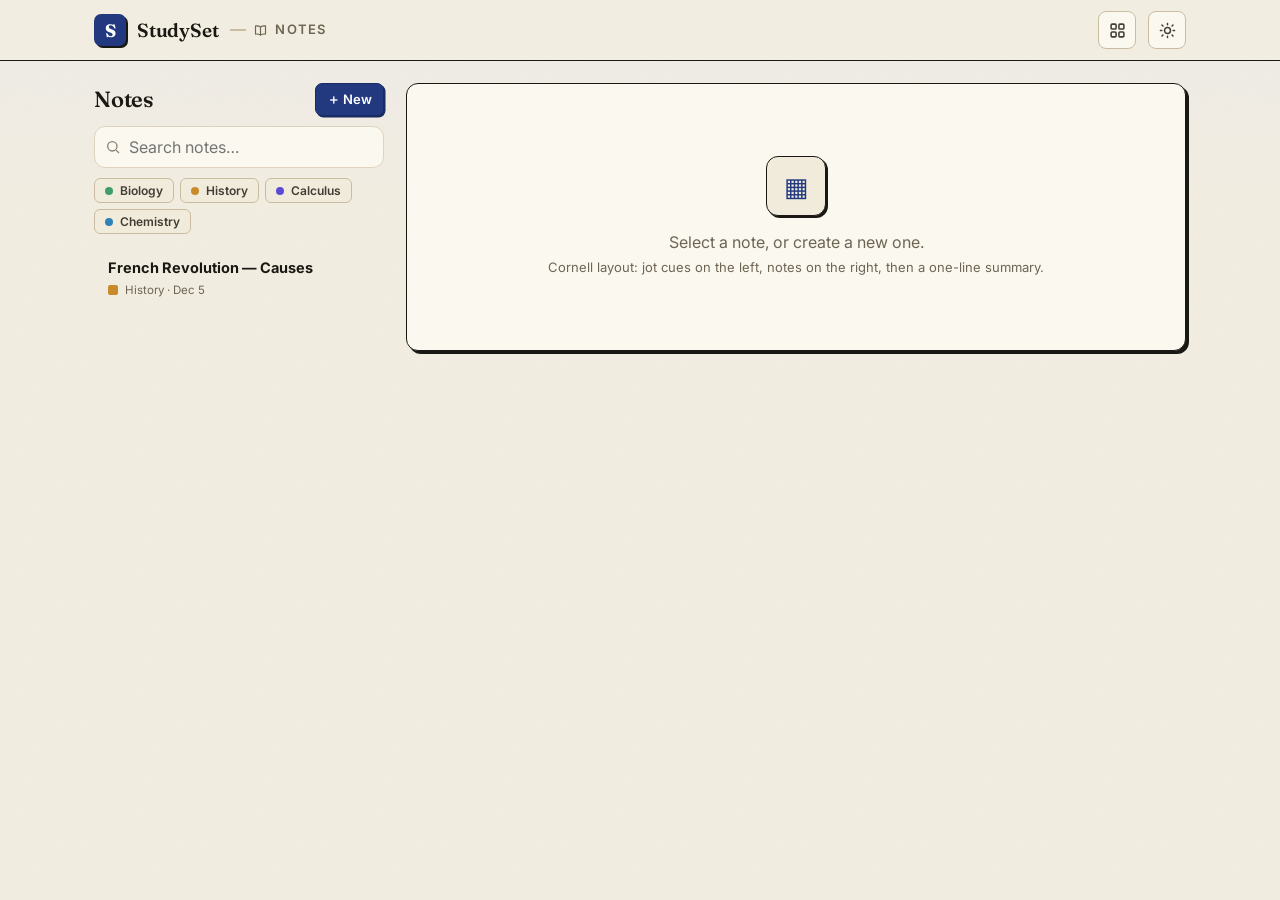
<file: notes.html>
<!doctype html>
<html lang="en">
<head>
<meta charset="utf-8">
<meta name="viewport" content="width=device-width, initial-scale=1">
<title>Notes · StudySet</title>
<link rel="stylesheet" href="suite.css">
<style>
  .layout { display: grid; grid-template-columns: 290px 1fr; gap: 22px; padding: 22px 0 60px; align-items: start; }
  .search { width: 100%; padding: 10px 12px 10px 34px; border-radius: 11px; border: 1px solid var(--line); background: var(--card);
    background-image: url("data:image/svg+xml,%3Csvg xmlns='http://www.w3.org/2000/svg' width='16' height='16' fill='none' stroke='%238a8272' stroke-width='2' viewBox='0 0 24 24'%3E%3Ccircle cx='11' cy='11' r='7'/%3E%3Cpath d='m21 21-4.3-4.3'/%3E%3C/svg%3E");
    background-repeat: no-repeat; background-position: 10px center; }
  .note-item { padding: 12px 13px; border-radius: var(--r); border: 1px solid transparent; cursor: pointer; margin-bottom: 4px; transition: .12s; }
  .note-item:hover { background: var(--card-2); }
  .note-item.active { background: var(--accent-wash); border-color: var(--accent); }
  .note-item h4 { margin: 0 0 3px; font-size: 14.5px; overflow: hidden; text-overflow: ellipsis; white-space: nowrap; }
  .note-item .meta { font-size: 11.5px; color: var(--muted); display: flex; gap: 7px; align-items: center; }

  /* cornell */
  .cornell { display: grid; grid-template-columns: 210px 1fr; gap: 0; border: 1px solid var(--line); border-radius: var(--r-lg); overflow: hidden; background: var(--card); }
  .cornell .cue { background: var(--card-2); border-right: 1px solid var(--line); padding: 16px; }
  .cornell .body { padding: 16px; }
  .cornell .label { font-size: 11px; text-transform: uppercase; letter-spacing: 1.5px; color: var(--muted); font-weight: 700; margin-bottom: 8px; }
  .paper-area { width: 100%; border: none; background: transparent; outline: none; resize: none; line-height: 1.7; font-size: 15px; color: var(--ink); font-family: var(--sans); min-height: 40px; }
  .cue .paper-area { min-height: 300px; font-size: 14px; }
  .body .paper-area { min-height: 320px; }
  .summary-box { border: 1px solid var(--line); border-top: 3px solid var(--accent); border-radius: 0 0 var(--r-lg) var(--r-lg); padding: 16px; background: color-mix(in srgb,var(--accent-wash) 40%, var(--card)); margin-top: -1px; }
  .title-input { font-family: var(--serif); font-size: 26px; font-weight: 700; border: none; background: transparent; outline: none; width: 100%; color: var(--ink); }
  @media (max-width: 820px){ .layout { grid-template-columns: 1fr; } .cornell { grid-template-columns: 1fr; } .cornell .cue { border-right: none; border-bottom: 1px solid var(--line); } }
</style>
</head>
<body>
<script src="suite.js"></script>
<div class="wrap">
  <div class="layout">
    <aside>
      <div class="row" style="margin-bottom:10px"><h1 class="h2">Notes</h1><span class="spacer"></span>
        <button class="btn sm primary" id="newNote">＋ New</button></div>
      <input class="search" id="search" placeholder="Search notes…">
      <div id="filter" style="display:flex;gap:6px;flex-wrap:wrap;margin:10px 0"></div>
      <div id="list" style="margin-top:4px"></div>
    </aside>
    <main id="editor"></main>
  </div>
</div>

<script>
const S = window.Suite;
S.topbar("notes");
const $=(s,r=document)=>r.querySelector(s);

function notes(){ return S.Store.get("notes", null) || seed(); }
function save(n){ S.Store.set("notes", n); }
function seed(){
  const n = [{
    id:S.uid("n"), title:"French Revolution — Causes", subject:"s_hist",
    cue:"• Financial crisis?\n• Social inequality?\n• Enlightenment ideas?\n• Immediate trigger?",
    body:"France was effectively bankrupt after costly wars (incl. American Revolution). The Three Estates system taxed the poor (Third Estate) while nobility & clergy were largely exempt.\n\nEnlightenment thinkers (Rousseau, Voltaire) spread ideas of liberty & popular sovereignty.\n\nBad harvests in 1788 spiked bread prices. The Estates-General of 1789 collapsed into the National Assembly.",
    summary:"Bankruptcy + rigid estate inequality + Enlightenment ideas + a bread crisis converged in 1789 to spark revolution.",
    updated: Date.now(),
  }];
  save(n); return n;
}

let activeId=null, filterSub="", query="";

function renderList(){
  const wrap=$("#list"); wrap.innerHTML="";
  let ns = notes().slice().sort((a,b)=>b.updated-a.updated);
  if(filterSub) ns=ns.filter(n=>n.subject===filterSub);
  if(query){ const q=query.toLowerCase(); ns=ns.filter(n=> (n.title+n.body+n.cue+n.summary).toLowerCase().includes(q)); }
  // subject filter chips
  const fWrap=$("#filter"); fWrap.innerHTML="";
  const mk=(id,label,col)=>{ const b=document.createElement("button"); b.className="chip"; b.style.cursor="pointer";
    if(filterSub===id){ b.style.borderColor="var(--accent)"; b.style.background="var(--accent-wash)"; b.style.color="var(--accent)"; }
    b.innerHTML=(col?`<span class="dot" style="background:${col}"></span>`:"")+label;
    b.onclick=()=>{ filterSub = filterSub===id?"":id; renderList(); }; fWrap.appendChild(b); };
  S.subjects().forEach(s=> mk(s.id, s.name, s.color));

  if(!ns.length){ wrap.innerHTML=`<div class="muted" style="font-size:13px;padding:10px">No notes found.</div>`; return; }
  ns.forEach(n=>{
    const el=document.createElement("div"); el.className="note-item"+(n.id===activeId?" active":"");
    el.innerHTML=`<h4>${S.esc(n.title||"Untitled")}</h4>
      <div class="meta"><span class="sub-dot" style="background:${S.subjectColor(n.subject)}"></span>${S.subjectName(n.subject)} · ${new Date(n.updated).toLocaleDateString(undefined,{month:"short",day:"numeric"})}</div>`;
    el.onclick=()=>{ activeId=n.id; renderList(); renderEditor(); };
    wrap.appendChild(el);
  });
}

function renderEditor(){
  const n = notes().find(x=>x.id===activeId);
  const ed = $("#editor");
  if(!n){ ed.innerHTML=`<div class="card pad"><div class="empty"><div class="big">▦</div>Select a note, or create a new one.<br><span style="font-size:13px">Cornell layout: jot cues on the left, notes on the right, then a one-line summary.</span></div></div>`; return; }
  ed.innerHTML=`
    <div class="row" style="gap:10px;margin-bottom:14px">
      <input class="title-input" id="t" value="${S.esc(n.title)}" placeholder="Untitled note">
      <div class="field" style="min-width:150px" id="subWrap"></div>
      <button class="icon-btn" id="del" title="Delete">✕</button>
    </div>
    <div class="cornell">
      <div class="cue"><div class="label">Cues / Questions</div><textarea class="paper-area" id="cue" placeholder="Keywords, questions to test yourself…">${S.esc(n.cue)}</textarea></div>
      <div class="body"><div class="label">Notes</div><textarea class="paper-area" id="body" placeholder="Main notes from class or reading…">${S.esc(n.body)}</textarea></div>
    </div>
    <div class="summary-box"><div class="label" style="color:var(--accent)">Summary — the whole thing in one or two lines</div>
      <textarea class="paper-area" id="summary" style="min-height:40px" placeholder="If you had to explain this to someone in 10 seconds…">${S.esc(n.summary)}</textarea></div>
    <div class="row muted" style="font-size:12px;margin-top:12px;gap:12px">
      <span id="wc"></span><span class="spacer"></span><span id="saved">Saved</span>
      <button class="btn sm" id="toDeck">→ Make flashcards from cues</button>
    </div>`;
  const sel = S.subjectSelect({ allowNone:true, value:n.subject }); sel.classList.add("sm"); $("#subWrap").appendChild(sel);
  const commit = ()=>{ n.title=$("#t").value; n.subject=sel.value; n.cue=$("#cue").value; n.body=$("#body").value; n.summary=$("#summary").value; n.updated=Date.now();
    save(notes()); $("#saved").textContent="Saved ✓"; updateWC(); };
  const debounced = (()=>{ let t; return ()=>{ $("#saved").textContent="Saving…"; clearTimeout(t); t=setTimeout(()=>{ commit(); renderList(); },400); }; })();
  ["t","cue","body","summary"].forEach(id=> $("#"+id).oninput=debounced);
  sel.onchange=()=>{ commit(); renderList(); };
  ["cue","body","summary"].forEach(id=> autoGrow($("#"+id)));
  $("#del").onclick=()=> S.confirmDialog(`Delete “${S.esc(n.title||"Untitled")}”?`, ()=>{ save(notes().filter(x=>x.id!==n.id)); activeId=null; renderList(); renderEditor(); S.toast("Note deleted"); });
  $("#toDeck").onclick=()=> cuesToDeck(n);
  function updateWC(){ const words=(n.body+" "+n.cue).trim().split(/\s+/).filter(Boolean).length; $("#wc").textContent=words+" words"; }
  updateWC();
}
function autoGrow(t){ const fit=()=>{ t.style.height="auto"; t.style.height=Math.max(t.scrollHeight,t.classList.contains("paper-area")?40:40)+"px"; };
  // keep min-heights from CSS by only growing beyond
  t.addEventListener("input",()=>{ t.style.height="auto"; const min=parseInt(getComputedStyle(t).minHeight); t.style.height=Math.max(t.scrollHeight,min)+"px"; }); }

function cuesToDeck(n){
  // each non-empty cue line -> card front; summary/body as back hint
  const lines = n.cue.split(/\n+/).map(s=>s.replace(/^[•\-\*\d.\)\s]+/,"").trim()).filter(Boolean);
  if(!lines.length) return S.toast("Add some cue lines first");
  const decks = S.Store.get("decks", []);
  const deck = { id:S.uid("d"), name:n.title+" — cues", subject:n.subject, cards:lines.map(l=>({ id:S.uid("c"), front:l, back:"(from note: "+n.title+")", box:0, due:S.todayISO(), reps:0, lapses:0 })) };
  decks.unshift(deck); S.Store.set("decks", decks);
  S.toast(`Created a ${lines.length}-card deck in Flashcards`);
}

$("#newNote").onclick=()=>{ const n={ id:S.uid("n"), title:"", subject:filterSub||"", cue:"", body:"", summary:"", updated:Date.now() };
  const all=notes(); all.unshift(n); save(all); activeId=n.id; renderList(); renderEditor(); setTimeout(()=>$("#t")&&$("#t").focus(),50); };
$("#search").oninput=(e)=>{ query=e.target.value; renderList(); };

renderList(); renderEditor();
</script>
</body>
</html>
</file>
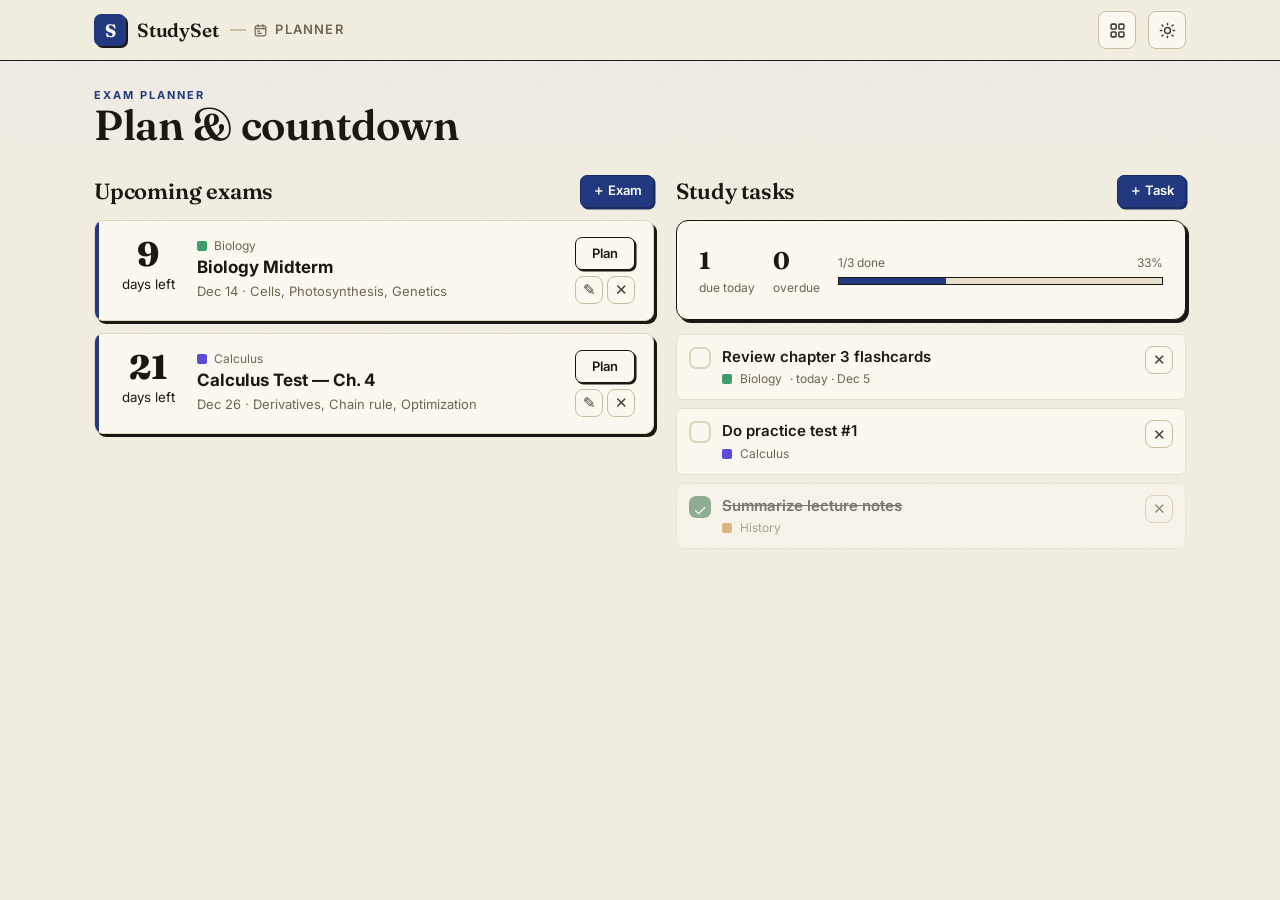
<file: planner.html>
<!doctype html>
<html lang="en">
<head>
<meta charset="utf-8">
<meta name="viewport" content="width=device-width, initial-scale=1">
<title>Planner · StudySet</title>
<link rel="stylesheet" href="suite.css">
<style>
  .cols { display: grid; grid-template-columns: 1.1fr 1fr; gap: 22px; padding: 24px 0 60px; align-items: start; }
  @media (max-width: 860px){ .cols { grid-template-columns: 1fr; } }

  .exam { padding: 16px 18px; border-radius: var(--r); border: 1px solid var(--line); margin-bottom: 12px; position: relative; overflow: hidden; }
  .exam::before { content:""; position:absolute; left:0; top:0; bottom:0; width:4px; background:var(--accent); }
  .exam.soon::before { background: var(--rose); }
  .exam .cd { font-family: var(--serif); font-size: 34px; font-weight: 800; line-height: 1; }
  .exam .cd small { font-size: 13px; font-weight: 500; color: var(--muted); font-family: var(--sans); }
  .exam h3 { margin: 0 0 2px; font-size: 17px; }
  .seg { display:flex; height:7px; border-radius:999px; overflow:hidden; background:var(--line-soft); margin-top:10px; }
  .seg i { display:block; height:100%; }

  .task { display: flex; gap: 11px; align-items: flex-start; padding: 11px 12px; border-radius: var(--r-sm); border: 1px solid var(--line-soft); margin-bottom: 8px; background: var(--card); transition:.12s; }
  .task:hover { border-color: var(--line); }
  .task.done { opacity: .55; }
  .task.done .tt { text-decoration: line-through; }
  .check { width: 22px; height: 22px; border-radius: 7px; border: 2px solid var(--line); flex: none; cursor: pointer; display: grid; place-items: center; margin-top: 1px; transition: .12s; }
  .check.on { background: var(--green); border-color: var(--green); color: #fff; }
  .tt { font-weight: 600; font-size: 15px; }
  .tmeta { font-size: 12px; color: var(--muted); display: flex; gap: 8px; margin-top: 2px; align-items:center; }
  .due-soon { color: var(--rose); font-weight: 700; }
  .plan-day { border-left: 2px solid var(--line); padding: 2px 0 14px 16px; position: relative; margin-left: 6px; }
  .plan-day::before { content:""; position:absolute; left:-6px; top:4px; width:10px; height:10px; border-radius:50%; background:var(--accent); }
  .plan-day.rest::before { background: var(--line); }
</style>
</head>
<body>
<script src="suite.js"></script>
<div class="wrap">
  <div class="row" style="padding:26px 0 4px"><div><div class="eyebrow">Exam planner</div><h1 class="h1">Plan &amp; countdown</h1></div></div>
  <div class="cols">
    <!-- LEFT: exams + plan -->
    <section>
      <div class="row" style="margin-bottom:12px"><h2 class="h2">Upcoming exams</h2><span class="spacer"></span>
        <button class="btn sm primary" id="addExam">＋ Exam</button></div>
      <div id="exams"></div>
      <div class="card pad" style="margin-top:18px" id="planCard" hidden>
        <div class="row" style="margin-bottom:8px"><h3 class="h2" id="planTitle">Study plan</h3><span class="spacer"></span>
          <button class="icon-btn" id="closePlan" style="width:30px;height:30px">✕</button></div>
        <div id="plan"></div>
      </div>
    </section>
    <!-- RIGHT: tasks -->
    <section>
      <div class="row" style="margin-bottom:12px"><h2 class="h2">Study tasks</h2><span class="spacer"></span>
        <button class="btn sm primary" id="addTask">＋ Task</button></div>
      <div id="taskStats" class="card pad" style="margin-bottom:14px"></div>
      <div id="tasks"></div>
    </section>
  </div>
</div>

<script>
const S=window.Suite; S.topbar("planner");
const $=(s,r=document)=>r.querySelector(s);

function exams(){ return S.Store.get("exams", null) || seedExams(); }
function saveExams(e){ S.Store.set("exams", e); }
function tasks(){ return S.Store.get("tasks", null) || seedTasks(); }
function saveTasks(t){ S.Store.set("tasks", t); }
function seedExams(){
  const d=new Date(); d.setDate(d.getDate()+9);
  const d2=new Date(); d2.setDate(d2.getDate()+21);
  const e=[
    { id:S.uid("e"), name:"Biology Midterm", subject:"s_bio", date:d.toISOString().slice(0,10), topics:"Cells, Photosynthesis, Genetics" },
    { id:S.uid("e"), name:"Calculus Test — Ch. 4", subject:"s_math", date:d2.toISOString().slice(0,10), topics:"Derivatives, Chain rule, Optimization" },
  ]; saveExams(e); return e;
}
function seedTasks(){
  const t=[
    { id:S.uid("t"), title:"Review chapter 3 flashcards", subject:"s_bio", due:S.todayISO(), done:false, exam:null },
    { id:S.uid("t"), title:"Do practice test #1", subject:"s_math", due:"", done:false, exam:null },
    { id:S.uid("t"), title:"Summarize lecture notes", subject:"s_hist", due:"", done:true, exam:null },
  ]; saveTasks(t); return t;
}

/* ---------- exams ---------- */
function renderExams(){
  const wrap=$("#exams"); wrap.innerHTML="";
  const es=exams().slice().sort((a,b)=>a.date.localeCompare(b.date));
  if(!es.length){ wrap.innerHTML=`<div class="card pad"><div class="empty"><div class="big">◱</div>No exams scheduled.<br>Add one to start a countdown.</div></div>`; return; }
  es.forEach(e=>{
    const days=S.daysBetween(S.todayISO(), e.date);
    const past = days<0;
    const soon = days>=0 && days<=3;
    const el=document.createElement("div"); el.className="card exam"+(soon?" soon":"");
    const col=S.subjectColor(e.subject);
    el.innerHTML=`<div class="row" style="gap:14px;align-items:flex-start">
        <div style="text-align:center;min-width:70px">
          <div class="cd" style="color:${past?'var(--muted)':(soon?'var(--rose)':'var(--ink)')}">${past?"—":days}</div>
          <small>${past?"passed":days===0?"today!":days===1?"day left":"days left"}</small>
        </div>
        <div class="grow">
          <div class="row" style="gap:7px"><span class="sub-dot" style="background:${col}"></span><span class="muted" style="font-size:12px">${S.subjectName(e.subject)}</span></div>
          <h3>${S.esc(e.name)}</h3>
          <div class="muted" style="font-size:13px">${S.fmtDate(e.date)} · ${S.esc(e.topics||"")}</div>
        </div>
        <div class="stack" style="gap:6px">
          <button class="btn sm" data-plan>Plan</button>
          <div class="row" style="gap:4px">
            <button class="icon-btn" style="width:28px;height:28px" data-edit>✎</button>
            <button class="icon-btn" style="width:28px;height:28px" data-del>✕</button>
          </div>
        </div>
      </div>`;
    el.querySelector("[data-plan]").onclick=()=>showPlan(e);
    el.querySelector("[data-edit]").onclick=()=>examModal(e);
    el.querySelector("[data-del]").onclick=()=>S.confirmDialog(`Delete “${S.esc(e.name)}”?`,()=>{ saveExams(exams().filter(x=>x.id!==e.id)); renderExams(); });
    wrap.appendChild(el);
  });
}
function examModal(e){
  const el=document.createElement("div"); const isNew=!e;
  e=e||{ id:S.uid("e"), name:"", subject:"", date:"", topics:"" };
  const sel=S.subjectSelect({allowNone:true,value:e.subject});
  el.innerHTML=`<div class="field"><label>Exam name</label><input class="input" id="en" value="${S.esc(e.name)}" placeholder="e.g. Chemistry Final"></div>
    <div class="row" style="gap:12px">
      <div class="field grow"><label>Date</label><input class="input" type="date" id="ed" value="${e.date}"></div>
      <div class="field grow"><label>Subject</label><span id="sw"></span></div>
    </div>
    <div class="field"><label>Topics to cover</label><input class="input" id="et" value="${S.esc(e.topics)}" placeholder="comma-separated"></div>`;
  el.querySelector("#sw").appendChild(sel);
  S.modal({ title:isNew?"New exam":"Edit exam", bodyEl:el, okText:"Save", onOk:()=>{
    e.name=$("#en",el).value.trim(); e.date=$("#ed",el).value; e.subject=sel.value; e.topics=$("#et",el).value.trim();
    if(!e.name||!e.date) return false;
    const all=exams(); const i=all.findIndex(x=>x.id===e.id); if(i>=0)all[i]=e; else all.push(e);
    saveExams(all); renderExams(); renderTaskStats();
  }});
}
$("#addExam").onclick=()=>examModal(null);

/* ---------- auto study plan ---------- */
function showPlan(e){
  const days=S.daysBetween(S.todayISO(), e.date);
  const card=$("#planCard"); card.hidden=false;
  $("#planTitle").textContent="Study plan · "+e.name;
  $("#closePlan").onclick=()=>card.hidden=true;
  const plan=$("#plan"); plan.innerHTML="";
  if(days<0){ plan.innerHTML=`<div class="muted">This exam has passed.</div>`; return; }
  if(days===0){ plan.innerHTML=`<div class="muted">It's today — quick review of your weakest topics, then rest.</div>`; }
  const topics=(e.topics||"").split(",").map(s=>s.trim()).filter(Boolean);
  const N=Math.min(days,14);
  const activities=[
    (t)=>`Read & take notes on <b>${t||"the material"}</b>`,
    (t)=>`Make/review flashcards for <b>${t||"key terms"}</b>`,
    (t)=>`Practice problems on <b>${t||"the topic"}</b>`,
    (t)=>`Take a practice quiz on <b>${t||"everything so far"}</b>`,
  ];
  for(let i=0;i<N;i++){
    const dd=new Date(); dd.setDate(dd.getDate()+i);
    const iso=dd.toISOString().slice(0,10);
    const dLeft=days-i;
    const row=document.createElement("div");
    let content;
    if(dLeft===0){ row.className="plan-day rest"; content=`<b>Exam day.</b> Light review only. Good luck!`; }
    else if(i>0 && i%4===3){ row.className="plan-day rest"; content=`<span class="muted">Rest / catch-up day</span>`; }
    else if(dLeft<=2){ row.className="plan-day"; content=`<b>Final review:</b> ${activities[3]("")} + re-do missed questions`; }
    else {
      row.className="plan-day";
      const topic = topics.length? topics[i%topics.length] : "";
      content = activities[i%activities.length](topic);
    }
    row.innerHTML=`<div style="font-size:12px;color:var(--muted);font-weight:600">${dd.toLocaleDateString(undefined,{weekday:"short",month:"short",day:"numeric"})}${i===0?" · today":""}</div>
      <div style="font-size:14.5px;margin-top:2px">${content}</div>`;
    plan.appendChild(row);
  }
  const gen=document.createElement("button"); gen.className="btn sm block"; gen.style.marginTop="10px"; gen.textContent="＋ Add these as tasks";
  gen.onclick=()=>{ generateTasks(e, topics); };
  plan.appendChild(gen);
  card.scrollIntoView({behavior:"smooth",block:"nearest"});
}
function generateTasks(e, topics){
  const days=S.daysBetween(S.todayISO(), e.date);
  const all=tasks(); let added=0;
  const acts=["Read & note","Flashcards","Practice problems","Practice quiz"];
  for(let i=0;i<Math.min(days,8);i++){
    if(i%4===3) continue;
    const dd=new Date(); dd.setDate(dd.getDate()+i);
    const topic=topics.length?topics[i%topics.length]:e.name;
    all.push({ id:S.uid("t"), title:`${acts[i%acts.length]}: ${topic}`, subject:e.subject, due:dd.toISOString().slice(0,10), done:false, exam:e.id });
    added++;
  }
  saveTasks(all); renderTasks(); renderTaskStats(); S.toast(`Added ${added} tasks`);
}

/* ---------- tasks ---------- */
function renderTasks(){
  const wrap=$("#tasks"); wrap.innerHTML="";
  const ts=tasks().slice().sort((a,b)=>{
    if(a.done!==b.done) return a.done?1:-1;
    if(!a.due) return 1; if(!b.due) return -1; return a.due.localeCompare(b.due);
  });
  if(!ts.length){ wrap.innerHTML=`<div class="card pad"><div class="empty"><div class="big">✓</div>No tasks. Add one, or generate them from an exam plan.</div></div>`; return; }
  ts.forEach(t=>{
    const el=document.createElement("div"); el.className="task"+(t.done?" done":"");
    const overdue = t.due && !t.done && t.due < S.todayISO();
    const dueTxt = t.due? (overdue?`overdue · ${S.fmtDate(t.due)}`:S.relDay(t.due)+" · "+S.fmtDate(t.due)) : "";
    el.innerHTML=`<div class="check ${t.done?"on":""}">${t.done?"✓":""}</div>
      <div class="grow"><div class="tt">${S.esc(t.title)}</div>
      <div class="tmeta"><span class="sub-dot" style="background:${S.subjectColor(t.subject)}"></span>${S.subjectName(t.subject)}
        ${dueTxt?`<span class="${overdue?'due-soon':''}">· ${dueTxt}</span>`:""}</div></div>
      <button class="icon-btn" style="width:28px;height:28px" data-del>✕</button>`;
    el.querySelector(".check").onclick=()=>{ t.done=!t.done; saveTasks(tasks()); renderTasks(); renderTaskStats(); };
    el.querySelector("[data-del]").onclick=()=>{ saveTasks(tasks().filter(x=>x.id!==t.id)); renderTasks(); renderTaskStats(); };
    wrap.appendChild(el);
  });
}
function renderTaskStats(){
  const ts=tasks(); const done=ts.filter(t=>t.done).length;
  const today=ts.filter(t=>!t.done && t.due===S.todayISO()).length;
  const overdue=ts.filter(t=>!t.done && t.due && t.due<S.todayISO()).length;
  const pct=ts.length?Math.round(done/ts.length*100):0;
  $("#taskStats").innerHTML=`<div class="row" style="gap:18px;flex-wrap:wrap">
    <div><div style="font-size:24px;font-weight:700;font-family:var(--serif)">${today}</div><div class="muted" style="font-size:12px">due today</div></div>
    <div><div style="font-size:24px;font-weight:700;font-family:var(--serif);color:${overdue?'var(--rose)':'inherit'}">${overdue}</div><div class="muted" style="font-size:12px">overdue</div></div>
    <div class="grow" style="min-width:120px"><div class="row" style="margin-bottom:5px"><span class="muted" style="font-size:12px">${done}/${ts.length} done</span><span class="spacer"></span><span class="muted" style="font-size:12px">${pct}%</span></div><div class="bar"><i style="width:${pct}%"></i></div></div>
  </div>`;
}
function taskModal(){
  const el=document.createElement("div"); const sel=S.subjectSelect({allowNone:true});
  el.innerHTML=`<div class="field"><label>Task</label><input class="input" id="tt" placeholder="e.g. Finish problem set 4"></div>
    <div class="row" style="gap:12px"><div class="field grow"><label>Due (optional)</label><input class="input" type="date" id="td"></div>
    <div class="field grow"><label>Subject</label><span id="sw"></span></div></div>`;
  el.querySelector("#sw").appendChild(sel);
  S.modal({ title:"New task", bodyEl:el, okText:"Add", onOk:()=>{
    const title=$("#tt",el).value.trim(); if(!title) return false;
    tasks().push? null:null;
    const all=tasks(); all.push({ id:S.uid("t"), title, subject:sel.value, due:$("#td",el).value, done:false, exam:null });
    saveTasks(all); renderTasks(); renderTaskStats();
  }});
  setTimeout(()=>$("#tt",el).focus(),50);
}
$("#addTask").onclick=taskModal;

renderExams(); renderTasks(); renderTaskStats();
</script>
</body>
</html>
</file>
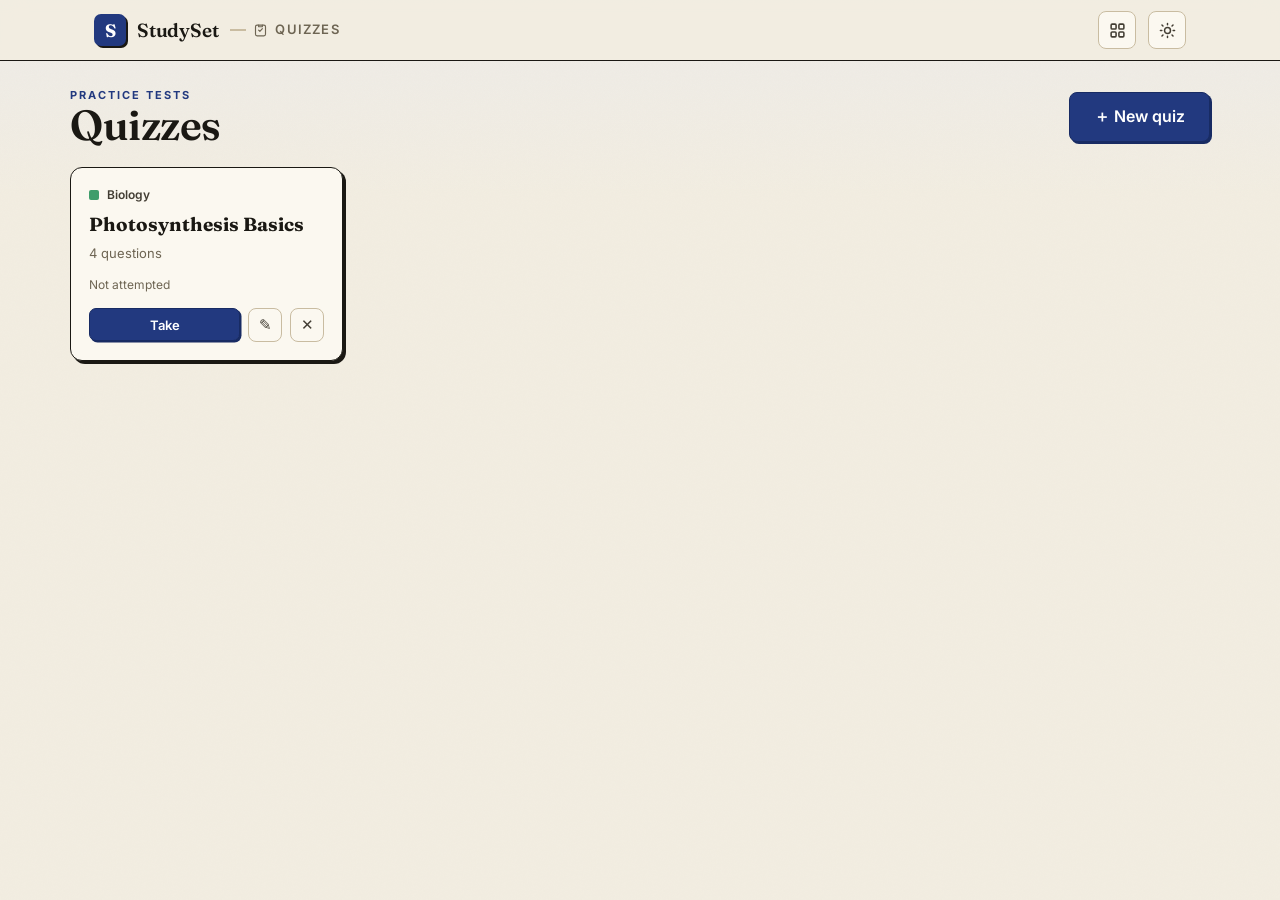
<file: quiz.html>
<!doctype html>
<html lang="en">
<head>
<meta charset="utf-8">
<meta name="viewport" content="width=device-width, initial-scale=1">
<title>Quizzes · StudySet</title>
<link rel="stylesheet" href="suite.css">
<style>
  .grid { display: grid; grid-template-columns: repeat(auto-fill, minmax(240px,1fr)); gap: 16px; }
  .quiz-card { padding: 18px; display: flex; flex-direction: column; gap: 6px; cursor: pointer; transition: .15s; }
  .quiz-card:hover { transform: translateY(-2px); box-shadow: var(--shadow-md); border-color: var(--accent); }
  .quiz-card h3 { margin: 0; font-family: var(--serif); font-size: 19px; }
  .best { margin-top: auto; }

  .qbuild { display: flex; flex-direction: column; gap: 12px; }
  .qitem { border: 1px solid var(--line); border-radius: var(--r); padding: 14px; background: var(--card-2); }
  .opt-row { display: flex; gap: 8px; align-items: center; margin: 6px 0; }
  .opt-row .input { flex: 1; }
  .correct-radio { width: 20px; height: 20px; accent-color: var(--green); flex: none; }

  /* take mode */
  .take-head { display: flex; align-items: center; gap: 14px; margin-bottom: 8px; }
  .timer { font-family: var(--mono); font-weight: 700; font-size: 18px; }
  .qbox { max-width: 640px; margin: 0 auto; }
  .prompt { font-family: var(--serif); font-size: clamp(20px,3vw,27px); line-height: 1.3; margin: 10px 0 22px; }
  .choice { display: flex; align-items: center; gap: 12px; width: 100%; text-align: left; padding: 15px 16px;
            border: 1px solid var(--line); border-radius: var(--r); background: var(--card); cursor: pointer;
            margin-bottom: 10px; transition: .12s; font-size: 16px; }
  .choice:hover { border-color: var(--accent); background: var(--accent-wash); }
  .choice.sel { border-color: var(--accent); background: var(--accent-wash); }
  .choice.correct { border-color: var(--green); background: color-mix(in srgb, var(--green) 14%, var(--card)); }
  .choice.wrong { border-color: var(--rose); background: color-mix(in srgb, var(--rose) 14%, var(--card)); }
  .choice .key { width: 28px; height: 28px; border-radius: 8px; border: 1px solid var(--line); display: grid; place-items: center; font-weight: 700; font-size: 13px; flex: none; }
  .ring { --sz: 150px; width: var(--sz); height: var(--sz); border-radius: 50%; display: grid; place-items: center;
          background: conic-gradient(var(--accent) calc(var(--p)*1%), var(--line-soft) 0); margin: 0 auto; }
  .ring > div { width: calc(var(--sz) - 22px); height: calc(var(--sz) - 22px); border-radius: 50%; background: var(--card);
                display: grid; place-items: center; flex-direction: column; }
  .review-q { border-left: 3px solid var(--line); padding: 4px 0 4px 14px; margin-bottom: 16px; }
  .review-q.ok { border-color: var(--green); } .review-q.no { border-color: var(--rose); }
</style>
</head>
<body>
<script src="suite.js"></script>
<div class="wrap" style="padding:26px 0 60px">
  <main id="main"></main>
</div>

<script>
const S = window.Suite;
S.topbar("quiz");
const $ = (s,r=document)=>r.querySelector(s);

function quizzes(){ return S.Store.get("quizzes", null) || seed(); }
function save(q){ S.Store.set("quizzes", q); }
function results(){ return S.Store.get("quizResults", []); }
function seed(){
  const q = [{
    id: S.uid("q"), name: "Photosynthesis Basics", subject: "s_bio",
    questions: [
      { id: S.uid("i"), prompt: "Where in the plant cell does photosynthesis primarily occur?", options: ["Mitochondria","Chloroplast","Nucleus","Ribosome"], correct: 1 },
      { id: S.uid("i"), prompt: "Which gas is released as a by-product of photosynthesis?", options: ["Carbon dioxide","Nitrogen","Oxygen","Hydrogen"], correct: 2 },
      { id: S.uid("i"), prompt: "Photosynthesis converts light energy into chemical energy stored in glucose.", options: ["True","False"], correct: 0 },
      { id: S.uid("i"), prompt: "What pigment gives leaves their green colour and absorbs light?", options: ["Carotene","Melanin","Chlorophyll","Xanthophyll"], correct: 2 },
    ],
  }];
  save(q); return q;
}

let editing = null, taking = null;

/* =============== LIBRARY =============== */
function renderLibrary(){
  const qs = quizzes();
  const res = results();
  const bestOf = (qid)=>{ const r = res.filter(x=>x.quizId===qid); return r.length? Math.max(...r.map(x=>x.pct)) : null; };
  $("#main").innerHTML = `
    <div class="row" style="margin-bottom:20px">
      <div><div class="eyebrow">Practice tests</div><h1 class="h1">Quizzes</h1></div>
      <span class="spacer"></span>
      <button class="btn primary lg" id="new">＋ New quiz</button>
    </div>
    ${qs.length? `<div class="grid" id="grid"></div>` :
      `<div class="card pad"><div class="empty"><div class="big">◈</div>No quizzes yet.<br>Build one, or import a flashcard deck.</div></div>`}`;
  $("#new").onclick = ()=> startEdit(null);
  if(!qs.length) return;
  const grid = $("#grid");
  qs.forEach(q=>{
    const best = bestOf(q.id);
    const el = document.createElement("div"); el.className = "card quiz-card";
    el.innerHTML = `<div class="row" style="gap:8px"><span class="sub-dot" style="background:${S.subjectColor(q.subject)}"></span>
        <span class="chip" style="border:none;background:transparent;padding:0">${S.subjectName(q.subject)}</span></div>
      <h3>${S.esc(q.name)}</h3>
      <div class="muted" style="font-size:13px">${q.questions.length} questions</div>
      <div class="best row" style="gap:8px;padding-top:6px">
        ${best!=null? `<span class="badge" style="background:color-mix(in srgb,var(--green) 18%,transparent);color:var(--green)">Best ${best}%</span>`:`<span class="muted" style="font-size:12px">Not attempted</span>`}
      </div>
      <div class="row" style="gap:8px;margin-top:8px">
        <button class="btn sm primary grow" data-take>Take</button>
        <button class="icon-btn" style="width:34px;height:34px" data-edit>✎</button>
        <button class="icon-btn" style="width:34px;height:34px" data-del>✕</button>
      </div>`;
    el.querySelector("[data-take]").onclick = ()=> startTake(q);
    el.querySelector("[data-edit]").onclick = ()=> startEdit(q);
    el.querySelector("[data-del]").onclick = ()=> S.confirmDialog(`Delete “${S.esc(q.name)}”?`, ()=>{
      save(quizzes().filter(x=>x.id!==q.id)); renderLibrary(); S.toast("Quiz deleted");
    });
    grid.appendChild(el);
  });
}

/* =============== BUILDER =============== */
function startEdit(q){
  editing = q ? JSON.parse(JSON.stringify(q)) : { id:S.uid("q"), name:"", subject:"", questions:[ blankQ() ] };
  renderEdit();
}
function blankQ(){ return { id:S.uid("i"), prompt:"", options:["",""], correct:0 }; }
function renderEdit(){
  const e = editing;
  $("#main").innerHTML = `
    <div class="row" style="margin-bottom:18px">
      <button class="btn ghost" id="back">‹ Cancel</button><span class="spacer"></span>
      <button class="btn" id="importDeck">⇩ Import deck</button>
      <button class="btn primary" id="saveQ">Save quiz</button>
    </div>
    <div class="card pad" style="margin-bottom:16px">
      <div class="row" style="gap:12px;flex-wrap:wrap">
        <div class="field grow" style="min-width:220px"><label>Quiz title</label><input class="input" id="qn" value="${S.esc(e.name)}" placeholder="e.g. Chapter 5 Practice Test"></div>
        <div class="field" id="subWrap" style="min-width:180px"><label>Subject</label></div>
      </div>
    </div>
    <div class="qbuild" id="items"></div>
    <button class="btn block" id="addItem" style="margin-top:14px">＋ Add question</button>`;
  const sel = S.subjectSelect({ allowNone:true, value:e.subject }); sel.id="qs"; $("#subWrap").appendChild(sel);
  $("#back").onclick = renderLibrary;
  $("#saveQ").onclick = commit;
  $("#addItem").onclick = ()=>{ e.questions.push(blankQ()); renderItems(); };
  $("#importDeck").onclick = importDeck;
  renderItems();
}
function renderItems(){
  const wrap = $("#items"); wrap.innerHTML = "";
  editing.questions.forEach((q,qi)=>{
    const el = document.createElement("div"); el.className="qitem";
    el.innerHTML = `<div class="row" style="margin-bottom:8px"><span class="badge">Q${qi+1}</span><span class="spacer"></span>
      <button class="icon-btn" style="width:30px;height:30px" data-tf title="True/False">T/F</button>
      <button class="icon-btn" style="width:30px;height:30px" data-rm title="Remove">✕</button></div>
      <textarea class="textarea" data-p placeholder="Question prompt…" style="min-height:52px;margin-bottom:6px">${S.esc(q.prompt)}</textarea>
      <div class="muted" style="font-size:12px;margin-bottom:4px">Select the ⦿ for the correct answer</div>
      <div data-opts></div>
      <button class="btn sm ghost" data-addopt style="margin-top:4px">＋ option</button>`;
    el.querySelector("[data-p]").oninput = (ev)=> q.prompt = ev.target.value;
    el.querySelector("[data-rm]").onclick = ()=>{ if(editing.questions.length>1){editing.questions.splice(qi,1); renderItems();} };
    el.querySelector("[data-tf]").onclick = ()=>{ q.options=["True","False"]; q.correct=0; renderItems(); };
    el.querySelector("[data-addopt]").onclick = ()=>{ if(q.options.length<6){q.options.push(""); renderItems();} };
    const opts = el.querySelector("[data-opts]");
    q.options.forEach((o,oi)=>{
      const r = document.createElement("div"); r.className="opt-row";
      r.innerHTML = `<input type="radio" class="correct-radio" name="c${q.id}" ${q.correct===oi?"checked":""}>
        <input class="input" value="${S.esc(o)}" placeholder="Option ${oi+1}">
        ${q.options.length>2?`<button class="icon-btn" style="width:30px;height:30px" data-x>✕</button>`:""}`;
      r.querySelector("input[type=radio]").onchange = ()=> q.correct=oi;
      r.querySelector(".input").oninput = (ev)=> q.options[oi]=ev.target.value;
      const x = r.querySelector("[data-x]"); if(x) x.onclick=()=>{ q.options.splice(oi,1); if(q.correct>=q.options.length)q.correct=0; renderItems(); };
      opts.appendChild(r);
    });
    wrap.appendChild(el);
  });
}
function commit(){
  const e = editing;
  e.name = $("#qn").value.trim(); e.subject = $("#qs").value;
  if(!e.name) return S.toast("Give the quiz a title");
  e.questions = e.questions.filter(q=> q.prompt.trim() && q.options.filter(o=>o.trim()).length>=2);
  if(!e.questions.length) return S.toast("Add at least one complete question");
  const all = quizzes(); const i = all.findIndex(x=>x.id===e.id);
  if(i>=0) all[i]=e; else all.unshift(e);
  save(all); editing=null; renderLibrary(); S.toast("Quiz saved");
}
function importDeck(){
  const decks = S.Store.get("decks", []);
  if(!decks.length) return S.toast("No flashcard decks to import");
  const el = document.createElement("div");
  el.innerHTML = `<p class="muted" style="margin:0 0 6px">Turn a deck's cards into questions. Each card's answer becomes the correct choice, mixed with distractors from other cards.</p>`;
  const sel = document.createElement("select"); sel.className="input";
  decks.forEach(d=> sel.add(new Option(`${d.name} (${d.cards.length})`, d.id)));
  el.appendChild(sel);
  S.modal({ title:"Import from flashcards", bodyEl:el, okText:"Import", onOk:()=>{
    const d = decks.find(x=>x.id===sel.value); if(!d||!d.cards.length) return false;
    const pool = d.cards.map(c=>c.back);
    d.cards.forEach(c=>{
      const distract = pool.filter(x=>x!==c.back).sort(()=>Math.random()-.5).slice(0,3);
      const opts = [c.back, ...distract].sort(()=>Math.random()-.5);
      editing.questions.push({ id:S.uid("i"), prompt:c.front, options:opts, correct:opts.indexOf(c.back) });
    });
    editing.questions = editing.questions.filter(q=>q.prompt.trim());
    if(!editing.name) { editing.name = d.name + " Quiz"; editing.subject = d.subject||""; }
    renderEdit(); S.toast(`Imported ${d.cards.length} questions`);
  }});
}

/* =============== TAKE =============== */
function startTake(q){
  const order = q.questions.map((_,i)=>i).sort(()=>Math.random()-.5);
  taking = { quiz:q, order, i:0, answers:{}, start:Date.now(), locked:false };
  renderTake();
}
function renderTake(){
  const t = taking, q = t.quiz;
  if(t.i>=t.order.length) return renderScore();
  const qi = t.order[t.i]; const item = q.questions[qi];
  const chosen = t.answers[qi];
  const letters = "ABCDEF";
  $("#main").innerHTML = `
    <div class="take-head">
      <button class="btn sm ghost" id="quit">‹ Quit</button>
      <span class="spacer"></span>
      <span class="timer" id="timer">0:00</span>
    </div>
    <div class="bar" style="margin-bottom:22px"><i style="width:${Math.round(t.i/t.order.length*100)}%"></i></div>
    <div class="qbox">
      <div class="chip">Question ${t.i+1} of ${t.order.length}</div>
      <div class="prompt">${S.esc(item.prompt)}</div>
      <div id="choices"></div>
      <div class="row" style="justify-content:space-between;margin-top:14px">
        <button class="btn ghost" id="skip">Skip</button>
        <button class="btn primary" id="next" ${chosen==null?"disabled":""}>${t.i===t.order.length-1?"Finish":"Next ›"}</button>
      </div>
    </div>`;
  const ch = $("#choices");
  item.options.forEach((o,oi)=>{
    const b = document.createElement("button"); b.className="choice"+(chosen===oi?" sel":"");
    b.innerHTML = `<span class="key">${letters[oi]}</span><span>${S.esc(o)}</span>`;
    b.onclick = ()=>{ t.answers[qi]=oi; renderTake(); };
    ch.appendChild(b);
  });
  $("#next").onclick = ()=>{ t.i++; renderTake(); };
  $("#skip").onclick = ()=>{ t.i++; renderTake(); };
  $("#quit").onclick = ()=> S.confirmDialog("Quit this attempt? Progress won't be saved.", ()=>{ taking=null; renderLibrary(); }, "Quit");
  tick();
}
let timerRAF;
function tick(){
  const el = $("#timer"); if(!el||!taking){ return; }
  el.textContent = S.fmtClock((Date.now()-taking.start)/1000);
  cancelAnimationFrame(timerRAF);
  timerRAF = requestAnimationFrame(()=> setTimeout(tick, 250));
}
function renderScore(){
  const t = taking, q = t.quiz;
  let correct = 0;
  q.questions.forEach((item,qi)=>{ if(t.answers[qi]===item.correct) correct++; });
  const pct = Math.round(correct/q.questions.length*100);
  const secs = Math.round((Date.now()-t.start)/1000);
  // save result
  const res = results(); res.push({ id:S.uid("r"), quizId:q.id, name:q.name, subject:q.subject, pct, correct, total:q.questions.length, date:S.todayISO(), secs, ts:Date.now() });
  S.Store.set("quizResults", res);
  const grade = pct>=90?"Excellent":pct>=75?"Solid":pct>=60?"Getting there":"Keep studying";
  const letters="ABCDEF";
  $("#main").innerHTML = `
    <div class="card pad fade" style="text-align:center;padding:36px 24px 26px;max-width:560px;margin:0 auto 20px">
      <div class="ring" style="--p:${pct}"><div><div style="font-size:34px;font-weight:800;font-family:var(--serif)">${pct}%</div><div class="muted" style="font-size:12px">${correct}/${q.questions.length}</div></div></div>
      <h2 class="h1" style="margin:16px 0 4px">${grade}</h2>
      <p class="muted">Finished in ${S.fmtClock(secs)}</p>
      <div class="row" style="justify-content:center;gap:10px;margin-top:12px">
        <button class="btn primary" id="retry">Retry</button>
        <button class="btn" id="lib">All quizzes</button>
      </div>
    </div>
    <div class="card pad" style="max-width:640px;margin:0 auto">
      <h3 class="h2" style="margin-bottom:12px">Review</h3>
      <div id="rev"></div>
    </div>`;
  $("#retry").onclick = ()=> startTake(q);
  $("#lib").onclick = renderLibrary;
  const rev = $("#rev");
  q.questions.forEach((item,qi)=>{
    const ans = t.answers[qi]; const ok = ans===item.correct;
    const d = document.createElement("div"); d.className="review-q "+(ok?"ok":"no");
    d.innerHTML = `<div style="font-weight:600;margin-bottom:4px">${S.esc(item.prompt)}</div>
      <div style="font-size:14px;color:var(--green)">✓ ${S.esc(item.options[item.correct])}</div>
      ${!ok? `<div style="font-size:14px;color:var(--rose)">✗ ${ans==null?"skipped":S.esc(item.options[ans])}</div>`:""}`;
    rev.appendChild(d);
  });
  taking=null;
}
document.addEventListener("keydown",(e)=>{
  if(!taking||taking.i>=taking.order.length) return;
  const item = taking.quiz.questions[taking.order[taking.i]];
  const k = e.key.toUpperCase();
  const idx = "ABCDEF".indexOf(k);
  if(idx>=0 && idx<item.options.length){ taking.answers[taking.order[taking.i]]=idx; renderTake(); }
  else if(e.key==="Enter" && taking.answers[taking.order[taking.i]]!=null){ taking.i++; renderTake(); }
});

renderLibrary();
</script>
</body>
</html>
</file>
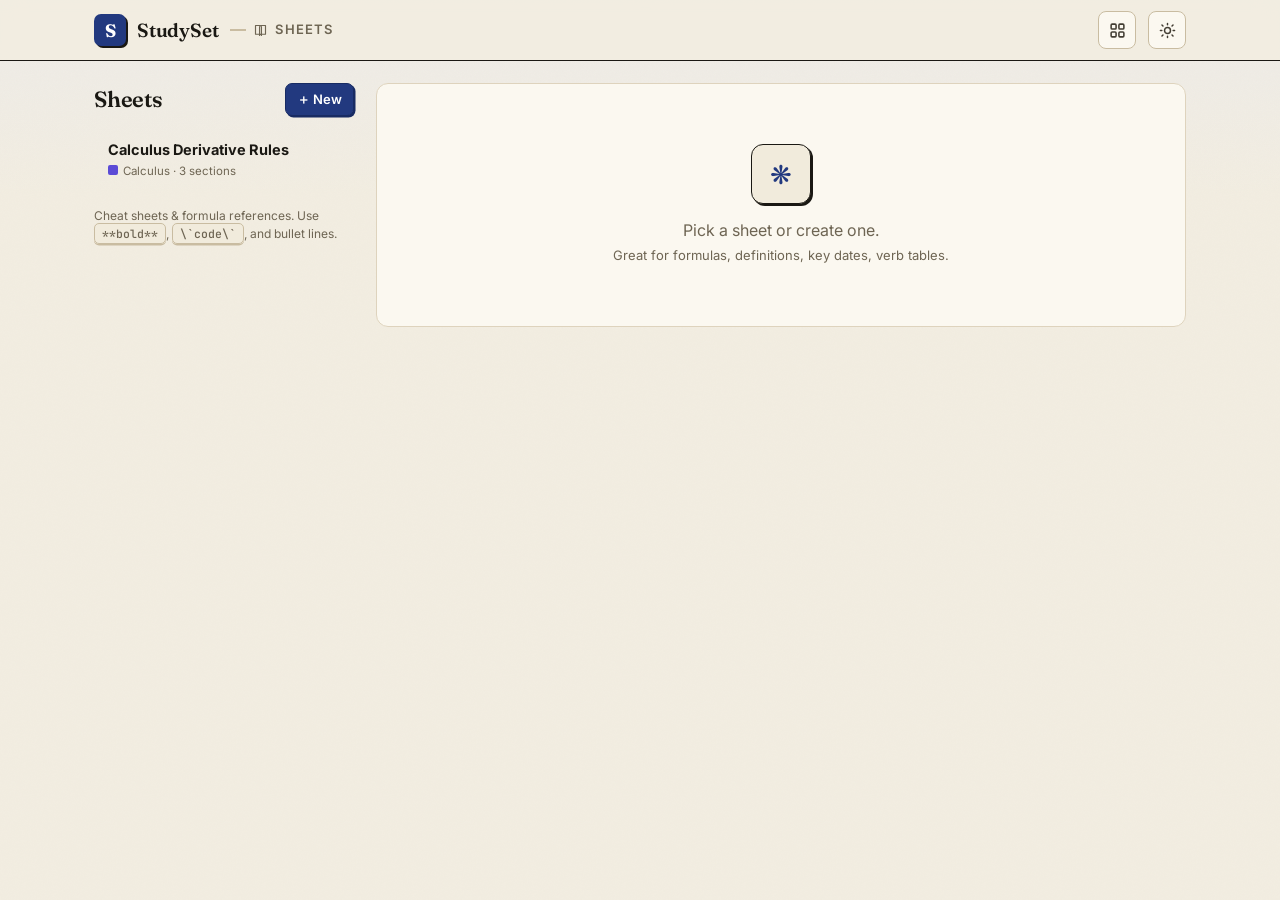
<file: reference.html>
<!doctype html>
<html lang="en">
<head>
<meta charset="utf-8">
<meta name="viewport" content="width=device-width, initial-scale=1">
<title>Sheets · StudySet</title>
<link rel="stylesheet" href="suite.css">
<style>
  .layout { display: grid; grid-template-columns: 260px 1fr; gap: 22px; padding: 22px 0 60px; align-items: start; }
  .sheet-item { padding: 12px 13px; border-radius: var(--r); border: 1px solid transparent; cursor: pointer; margin-bottom: 4px; transition:.12s; }
  .sheet-item:hover { background: var(--card-2); }
  .sheet-item.active { background: var(--accent-wash); border-color: var(--accent); }
  .sheet-item h4 { margin:0 0 2px; font-size:14.5px; }
  .sheet-item .meta { font-size:11.5px; color:var(--muted); }

  .sheet { background: var(--card); border: 1px solid var(--line); border-radius: var(--r-lg); overflow: hidden; }
  .sheet-hd { padding: 20px 22px; border-bottom: 1px solid var(--line); background: linear-gradient(180deg, var(--card-2), var(--card)); }
  .sheet-title { font-family: var(--serif); font-size: 28px; font-weight: 800; border:none; background:transparent; outline:none; width:100%; color:var(--ink); }
  .sec { border-bottom: 1px solid var(--line-soft); }
  .sec-hd { display:flex; align-items:center; gap:8px; padding: 12px 22px; cursor: pointer; user-select:none; }
  .sec-hd:hover { background: var(--card-2); }
  .sec-hd .caret { transition:.2s; color:var(--muted); }
  .sec.collapsed .caret { transform: rotate(-90deg); }
  .sec-hd h3 { margin:0; font-size:16px; font-family:var(--serif); }
  .sec-body { padding: 0 22px 16px; }
  .sec.collapsed .sec-body { display:none; }
  .sec-hd input.h { border:none;background:transparent;outline:none;font-family:var(--serif);font-size:16px;font-weight:700;color:var(--ink);flex:1; }
  .sec-body textarea { width:100%; border:1px solid transparent; background:transparent; outline:none; resize:none; font-family:var(--mono); font-size:13.5px; line-height:1.7; color:var(--ink); border-radius:8px; padding:8px; min-height:60px; }
  .sec-body textarea:focus { background: var(--card-2); border-color: var(--line); }
  .rendered { white-space:pre-wrap; line-height:1.7; font-size:15px; }
  .rendered code, .rendered .kbdi { font-family:var(--mono); background:var(--card-2); border:1px solid var(--line-soft); padding:1px 6px; border-radius:6px; font-size:.9em; }
  .rendered b { color: var(--accent); }
  .view-toggle .btn.on { background: var(--accent); color: var(--accent-ink); border-color: transparent; }

  @media (max-width: 820px){ .layout { grid-template-columns: 1fr; } }
  @media print {
    .topbar, aside, .no-print { display:none !important; }
    .layout { display:block; padding:0; } body{ background:#fff; }
    .sheet { border:none; box-shadow:none; }
  }
</style>
</head>
<body>
<script src="suite.js"></script>
<div class="wrap"><div class="layout">
  <aside>
    <div class="row" style="margin-bottom:10px"><h1 class="h2">Sheets</h1><span class="spacer"></span>
      <button class="btn sm primary" id="new">＋ New</button></div>
    <div id="list"></div>
    <p class="muted" style="font-size:12px;margin-top:14px;line-height:1.5">Cheat sheets &amp; formula references. Use <span class="kbd">**bold**</span>, <span class="kbd">\`code\`</span>, and bullet lines.</p>
  </aside>
  <main id="main"></main>
</div></div>

<script>
const S=window.Suite; S.topbar("reference");
const $=(s,r=document)=>r.querySelector(s);

function sheets(){ return S.Store.get("sheets", null) || seed(); }
function save(x){ S.Store.set("sheets", x); }
function seed(){
  const x=[{
    id:S.uid("sh"), title:"Calculus Derivative Rules", subject:"s_math", view:"read",
    sections:[
      { id:S.uid("se"), h:"Core rules", body:"**Power rule:** d/dx[xⁿ] = n·xⁿ⁻¹\n**Constant:** d/dx[c] = 0\n**Sum:** (f+g)' = f' + g'\n**Product:** (fg)' = f'g + fg'\n**Quotient:** (f/g)' = (f'g − fg')/g²", collapsed:false },
      { id:S.uid("se"), h:"Chain rule", body:"d/dx[f(g(x))] = f'(g(x))·g'(x)\n\nExample: d/dx[sin(x²)] = cos(x²)·2x", collapsed:false },
      { id:S.uid("se"), h:"Common derivatives", body:"d/dx[sin x] = cos x\nd/dx[cos x] = −sin x\nd/dx[eˣ] = eˣ\nd/dx[ln x] = 1/x", collapsed:false },
    ],
  }];
  save(x); return x;
}

let activeId=null;

function renderList(){
  const wrap=$("#list"); wrap.innerHTML="";
  const xs=sheets();
  if(!xs.length){ wrap.innerHTML=`<div class="muted" style="font-size:13px;padding:8px">No sheets yet.</div>`; }
  xs.forEach(s=>{
    const el=document.createElement("div"); el.className="sheet-item"+(s.id===activeId?" active":"");
    el.innerHTML=`<h4>${S.esc(s.title||"Untitled")}</h4><div class="meta"><span class="sub-dot" style="background:${S.subjectColor(s.subject)};display:inline-block;margin-right:5px"></span>${S.subjectName(s.subject)} · ${s.sections.length} sections</div>`;
    el.onclick=()=>{ activeId=s.id; renderList(); renderMain(); };
    wrap.appendChild(el);
  });
}

function fmt(text){
  let t=S.esc(text);
  t=t.replace(/\*\*([^*]+)\*\*/g,"<b>$1</b>");
  t=t.replace(/`([^`]+)`/g,'<code>$1</code>');
  t=t.replace(/^\s*[-•]\s+(.*)$/gm,"• $1");
  return t;
}

function renderMain(){
  const s=sheets().find(x=>x.id===activeId);
  const main=$("#main");
  if(!s){ main.innerHTML=`<div class="sheet"><div style="padding:60px 20px" class="empty"><div class="big">❋</div>Pick a sheet or create one.<br><span style="font-size:13px">Great for formulas, definitions, key dates, verb tables.</span></div></div>`; return; }
  const editing = s.view!=="read";
  main.innerHTML=`
    <div class="row no-print" style="gap:8px;margin-bottom:14px">
      <div class="view-toggle row" style="gap:6px">
        <button class="btn sm ${!editing?'on':''}" id="vRead">Read</button>
        <button class="btn sm ${editing?'on':''}" id="vEdit">Edit</button>
      </div>
      <span class="spacer"></span>
      <button class="btn sm" id="print">⎙ Print</button>
      <button class="btn sm danger" id="del">Delete</button>
    </div>
    <div class="sheet" id="sheet">
      <div class="sheet-hd">
        <div class="row" style="gap:10px">
          ${editing? `<input class="sheet-title" id="ttl" value="${S.esc(s.title)}">` : `<div class="sheet-title" style="padding:0">${S.esc(s.title||"Untitled")}</div>`}
          <div class="field no-print" style="min-width:150px" id="subw"></div>
        </div>
      </div>
      <div id="secs"></div>
      ${editing? `<div class="no-print" style="padding:14px 22px"><button class="btn sm block" id="addSec">＋ Add section</button></div>`:""}
    </div>`;
  if(editing){
    const sel=S.subjectSelect({allowNone:true,value:s.subject}); sel.classList.add("sm"); $("#subw").appendChild(sel);
    sel.onchange=()=>{ s.subject=sel.value; save(sheets()); renderList(); };
    $("#ttl").oninput=(e)=>{ s.title=e.target.value; save(sheets()); renderList(); };
    $("#addSec").onclick=()=>{ s.sections.push({ id:S.uid("se"), h:"New section", body:"", collapsed:false }); save(sheets()); renderMain(); };
  } else { $("#subw").style.display="none"; }
  $("#vRead").onclick=()=>{ s.view="read"; save(sheets()); renderMain(); };
  $("#vEdit").onclick=()=>{ s.view="edit"; save(sheets()); renderMain(); };
  $("#print").onclick=()=>window.print();
  $("#del").onclick=()=>S.confirmDialog(`Delete “${S.esc(s.title||"Untitled")}”?`,()=>{ save(sheets().filter(x=>x.id!==s.id)); activeId=null; renderList(); renderMain(); S.toast("Sheet deleted"); });

  const secs=$("#secs"); secs.innerHTML="";
  s.sections.forEach((sec,i)=>{
    const el=document.createElement("div"); el.className="sec"+(sec.collapsed?" collapsed":"");
    if(editing){
      el.innerHTML=`<div class="sec-hd"><span class="caret">▾</span><input class="h" value="${S.esc(sec.h)}">
        <button class="icon-btn no-print" style="width:28px;height:28px" data-up>↑</button>
        <button class="icon-btn no-print" style="width:28px;height:28px" data-rm>✕</button></div>
        <div class="sec-body"><textarea placeholder="Content… use **bold**, \`code\`, and bullet lines">${S.esc(sec.body)}</textarea></div>`;
      el.querySelector(".caret").onclick=()=>{ sec.collapsed=!sec.collapsed; save(sheets()); renderMain(); };
      el.querySelector(".h").oninput=(e)=>{ sec.h=e.target.value; save(sheets()); };
      const ta=el.querySelector("textarea");
      const grow=()=>{ ta.style.height="auto"; ta.style.height=Math.max(60,ta.scrollHeight)+"px"; };
      ta.oninput=()=>{ sec.body=ta.value; save(sheets()); grow(); }; setTimeout(grow,0);
      el.querySelector("[data-rm]").onclick=()=>{ s.sections.splice(i,1); save(sheets()); renderMain(); };
      el.querySelector("[data-up]").onclick=()=>{ if(i>0){ [s.sections[i-1],s.sections[i]]=[s.sections[i],s.sections[i-1]]; save(sheets()); renderMain(); } };
    } else {
      el.innerHTML=`<div class="sec-hd"><span class="caret">▾</span><h3>${S.esc(sec.h)}</h3></div>
        <div class="sec-body"><div class="rendered">${fmt(sec.body)}</div></div>`;
      el.querySelector(".sec-hd").onclick=()=>{ sec.collapsed=!sec.collapsed; el.classList.toggle("collapsed"); save(sheets()); };
    }
    secs.appendChild(el);
  });
}

$("#new").onclick=()=>{ const s={ id:S.uid("sh"), title:"", subject:"", view:"edit", sections:[{ id:S.uid("se"), h:"Section 1", body:"", collapsed:false }] };
  const all=sheets(); all.unshift(s); save(all); activeId=s.id; renderList(); renderMain(); setTimeout(()=>$("#ttl")&&$("#ttl").focus(),50); };

renderList(); renderMain();
</script>
</body>
</html>
</file>
<file: suite.css>
/* ============================================================
   StudySet — shared design system  ·  v3 "Exam Blue-Book"
   Warm newsprint · near-black ink · deep navy + red-pen accent.
   Editorial, flat, hairline rules. Real type. Light + dark.
   ============================================================ */

@import url('https://fonts.googleapis.com/css2?family=Fraunces:opsz,wght@9..144,400;9..144,500;9..144,600;9..144,700;9..144,900&family=Inter:wght@400;450;500;600;700&family=JetBrains+Mono:wght@500;700&display=swap');

:root {
  /* ---- surfaces (light / newsprint) ---- */
  --paper:      #f2ede1;
  --paper-2:    #e9e2d1;
  --card:       #fbf8f0;
  --card-2:     #f1ebdc;
  --card-3:     #e7dfcc;

  /* ---- ink ---- */
  --ink:        #1a1813;
  --ink-2:      #423d33;
  --muted:      #6e6553;
  --faint:      #9a9080;

  /* ---- hairlines ---- */
  --line:       #ded3bd;
  --line-2:     #e8e0cf;
  --line-strong:#c9bca1;

  /* ---- brand: deep navy primary + brick "red-pen" ---- */
  --accent:     #22397f;
  --accent-2:   #2c4aa0;
  --accent-deep:#182b63;
  --accent-ink: #ffffff;
  --accent-wash:#e5e8f4;
  --accent-line:#c6cfe9;

  --red:        #b13a2c;     /* red-pen: alerts, overdue, destructive */
  --red-wash:   #f3e1db;
  --gold:       #9a7418;     /* ochre highlight */
  --gold-wash:  #f0e6cf;
  --green:      #3c7850;
  --green-wash: #dfead9;
  --sky:        #2c6a8f;

  /* ---- elevation: restrained, printed ---- */
  --sh-1: 0 1px 0 var(--line-strong);
  --sh-2: 0 1px 2px rgba(40,32,14,.06), 0 2px 4px rgba(40,32,14,.05);
  --sh-3: 0 4px 10px rgba(40,32,14,.09), 0 1px 3px rgba(40,32,14,.06);
  --sh-4: 0 16px 34px rgba(40,32,14,.16), 0 4px 10px rgba(40,32,14,.08);
  --sh-glow: var(--sh-3);

  /* ---- radii: editorial, tight ---- */
  --r-xs: 5px;
  --r-sm: 7px;
  --r:    9px;
  --r-lg: 12px;
  --r-xl: 16px;
  --r-2xl:20px;

  /* ---- type ---- */
  --serif: "Fraunces", "Iowan Old Style", Palatino, Georgia, serif;
  --sans:  "Inter", ui-sans-serif, -apple-system, "Segoe UI", Roboto, sans-serif;
  --mono:  "JetBrains Mono", ui-monospace, "SF Mono", Menlo, monospace;

  /* ---- motion ---- */
  --sp: cubic-bezier(.3, 1.3, .5, 1);
  --out: cubic-bezier(.22, .61, .36, 1);
  --t-fast: .12s;
  --t: .18s;
  --t-slow: .3s;

  --maxw: 1140px;
  --ring: 0 0 0 2px var(--card), 0 0 0 4px var(--accent);

  /* back-compat aliases (per-app inline CSS) */
  --line-soft: var(--line-2);
  --shadow-sm: var(--sh-2);
  --shadow-md: var(--sh-3);
  --shadow-lg: var(--sh-4);
  --rose: var(--red); --rose-wash: var(--red-wash);
  --gold-2: var(--gold);
}

:root[data-theme="dark"] {
  --paper:      #16150f;
  --paper-2:    #1d1b14;
  --card:       #201d16;
  --card-2:     #26221a;
  --card-3:     #2d2820;

  --ink:        #f1ebdc;
  --ink-2:      #d6cfbe;
  --muted:      #a89e89;
  --faint:      #766d5b;

  --line:       #363126;
  --line-2:     #2c2820;
  --line-strong:#463f31;

  --accent:     #7d90d8;
  --accent-2:   #93a4e6;
  --accent-deep:#5f74c4;
  --accent-ink: #16150f;
  --accent-wash:#20233a;
  --accent-line:#374063;

  --red:        #e06450;
  --red-wash:   #2f1a15;
  --gold:       #d3a63f;
  --gold-wash:  #2c2411;
  --green:      #5aad78;
  --green-wash: #17251b;
  --sky:        #5a9ac2;

  --sh-1: 0 1px 0 rgba(0,0,0,.5);
  --sh-2: 0 1px 3px rgba(0,0,0,.45);
  --sh-3: 0 6px 16px rgba(0,0,0,.5);
  --sh-4: 0 18px 40px rgba(0,0,0,.62);
}

* { box-sizing: border-box; }
html { -webkit-text-size-adjust: 100%; scroll-behavior: smooth; }
body {
  margin: 0;
  font-family: var(--sans);
  background: var(--paper);
  background-image:
    linear-gradient(180deg, color-mix(in srgb, var(--accent-wash) 35%, transparent), transparent 22%);
  color: var(--ink);
  line-height: 1.5;
  min-height: 100vh;
  min-height: 100dvh;
  -webkit-font-smoothing: antialiased;
  text-rendering: optimizeLegibility;
}
/* faint newsprint grain */
body::before {
  content: ""; position: fixed; inset: 0; z-index: 0; pointer-events: none; opacity: .45;
  background-image: url("data:image/svg+xml,%3Csvg xmlns='http://www.w3.org/2000/svg' width='120' height='120'%3E%3Cfilter id='n'%3E%3CfeTurbulence type='fractalNoise' baseFrequency='.85' numOctaves='2'/%3E%3C/filter%3E%3Crect width='100%25' height='100%25' filter='url(%23n)' opacity='.04'/%3E%3C/svg%3E");
  mix-blend-mode: multiply;
}
:root[data-theme="dark"] body::before { mix-blend-mode: screen; opacity: .35; }
body > * { position: relative; z-index: 1; }

a { color: inherit; }
button, input, select, textarea { font-family: inherit; font-size: inherit; color: inherit; }
::selection { background: var(--accent); color: var(--accent-ink); }

* { scrollbar-width: thin; scrollbar-color: var(--line-strong) transparent; }
*::-webkit-scrollbar { width: 11px; height: 11px; }
*::-webkit-scrollbar-thumb { background: var(--line-strong); border-radius: 0; border: 4px solid transparent; background-clip: content-box; }
*::-webkit-scrollbar-thumb:hover { background: var(--faint); background-clip: content-box; }

/* ---------- layout ---------- */
.wrap { max-width: var(--maxw); margin: 0 auto; padding: 0 24px; }
.stack { display: flex; flex-direction: column; }
.row { display: flex; align-items: center; }
.grow { flex: 1; }
.spacer { flex: 1; }

/* ---------- top bar ---------- */
.topbar {
  position: sticky; top: 0; z-index: 40;
  backdrop-filter: saturate(1.3) blur(12px);
  -webkit-backdrop-filter: saturate(1.3) blur(12px);
  background: color-mix(in srgb, var(--paper) 84%, transparent);
  border-bottom: 1.5px solid var(--ink);
}
.topbar-inner { max-width: var(--maxw); margin: 0 auto; padding: 11px 24px; display: flex; align-items: center; gap: 12px; }
.brand { display: flex; align-items: center; gap: 11px; text-decoration: none; color: inherit; }
.brand-mark {
  width: 32px; height: 32px; border-radius: 7px; flex: none;
  background: var(--accent); color: #fff; display: grid; place-items: center;
  font-family: var(--serif); font-weight: 700; font-size: 18px; letter-spacing: -.5px;
  box-shadow: 2px 2px 0 var(--ink);
}
.brand b { font-family: var(--serif); font-weight: 600; letter-spacing: -.2px; font-size: 19px; }
.app-name { font-weight: 600; color: var(--muted); font-size: 13px; text-transform: uppercase; letter-spacing: 1.2px; display: inline-flex; align-items: center; gap: 7px; }
.app-name::before { content: ""; width: 16px; height: 1.5px; background: var(--line-strong); }

.icon-btn {
  width: 38px; height: 38px; border-radius: 8px; flex: none;
  border: 1.5px solid var(--line-strong); background: var(--card);
  display: grid; place-items: center; cursor: pointer; color: var(--ink-2);
  transition: transform var(--t-fast), color var(--t), border-color var(--t), background var(--t);
  font-size: 15px;
}
.icon-btn:hover { color: var(--accent); border-color: var(--accent); }
.icon-btn:active { transform: scale(.94); }

/* ---------- buttons ---------- */
.btn {
  --bh: 42px;
  height: var(--bh); padding: 0 17px; border-radius: 8px;
  border: 1.5px solid var(--ink); background: var(--card);
  color: var(--ink); font-weight: 600; font-size: 14.5px; cursor: pointer;
  display: inline-flex; align-items: center; gap: 8px; justify-content: center;
  transition: transform var(--t-fast) var(--out), box-shadow var(--t), background var(--t), color var(--t);
  white-space: nowrap; text-decoration: none; box-shadow: 2px 2px 0 var(--ink);
}
.btn:hover { transform: translate(-1px, -1px); box-shadow: 3px 3px 0 var(--ink); }
.btn:active { transform: translate(1px, 1px); box-shadow: 1px 1px 0 var(--ink); }
.btn:focus-visible { outline: none; box-shadow: 2px 2px 0 var(--ink), var(--ring); }
.btn.primary { background: var(--accent); border-color: var(--accent-deep); color: #fff; box-shadow: 2px 2px 0 var(--accent-deep); }
.btn.primary:hover { box-shadow: 3px 3px 0 var(--accent-deep); }
.btn.primary:active { box-shadow: 1px 1px 0 var(--accent-deep); }
.btn.ghost { background: transparent; border-color: transparent; box-shadow: none; }
.btn.ghost:hover { background: var(--card-2); border-color: var(--line-strong); box-shadow: none; transform: none; }
.btn.sm { --bh: 33px; padding: 0 11px; font-size: 13px; border-radius: 7px; box-shadow: 1.5px 1.5px 0 var(--ink); }
.btn.sm:hover { box-shadow: 2.5px 2.5px 0 var(--ink); }
.btn.sm.primary { box-shadow: 1.5px 1.5px 0 var(--accent-deep); }
.btn.lg { --bh: 50px; padding: 0 24px; font-size: 16px; }
.btn.danger { color: var(--red); border-color: var(--red); box-shadow: 2px 2px 0 var(--red); }
.btn.danger:hover { background: var(--red-wash); box-shadow: 3px 3px 0 var(--red); }
.btn:disabled { opacity: .4; cursor: not-allowed; transform: none; box-shadow: 2px 2px 0 var(--line-strong); border-color: var(--line-strong); }
.btn.block { width: 100%; }

/* ---------- inputs ---------- */
.field { display: flex; flex-direction: column; gap: 7px; }
.field > label { font-size: 11.5px; font-weight: 700; color: var(--muted); letter-spacing: 1px; text-transform: uppercase; }
.input, .textarea, select.input {
  width: 100%; padding: 11px 13px; border-radius: 8px;
  border: 1.5px solid var(--line-strong); background: var(--card);
  transition: border-color var(--t), box-shadow var(--t); outline: none; font-size: 15px;
}
.input::placeholder, .textarea::placeholder { color: var(--faint); }
.input:hover, .textarea:hover, select.input:hover { border-color: var(--muted); }
.input:focus, .textarea:focus, select.input:focus { border-color: var(--accent); box-shadow: 2px 2px 0 var(--accent); }
.textarea { resize: vertical; min-height: 88px; line-height: 1.6; }
input[type="date"].input, input[type="time"].input { min-height: 45px; }
select.input { cursor: pointer; }

/* ---------- cards ---------- */
.card { background: var(--card); border: 1.5px solid var(--ink); border-radius: var(--r-lg); box-shadow: 3px 3px 0 var(--ink); }
.card.pad { padding: 22px; }
.card.lift { transition: transform var(--t) var(--out), box-shadow var(--t); }
.card.lift:hover { transform: translate(-2px, -2px); box-shadow: 6px 6px 0 var(--ink); }
.panel { background: var(--card); border: 1.5px solid var(--line-strong); border-radius: var(--r); }

/* ---------- chips / badges ---------- */
.chip {
  display: inline-flex; align-items: center; gap: 7px;
  padding: 4px 10px; border-radius: 6px; font-size: 12px; font-weight: 600;
  background: var(--card-2); border: 1.5px solid var(--line-strong); color: var(--ink-2);
}
.chip .dot { width: 8px; height: 8px; border-radius: 50%; background: var(--accent); }
.badge { font-size: 10.5px; font-weight: 700; padding: 3px 8px; border-radius: 5px; background: var(--accent); color: #fff; letter-spacing: .3px; text-transform: uppercase; }

/* ---------- headings ---------- */
.h1 { font-family: var(--serif); font-size: clamp(28px, 4.2vw, 42px); line-height: 1.03; margin: 0; font-weight: 600; letter-spacing: -.5px; font-optical-sizing: auto; }
.h2 { font-family: var(--serif); font-size: 22px; margin: 0; font-weight: 600; letter-spacing: -.2px; }
.lead { color: var(--ink-2); font-size: 16px; line-height: 1.6; }
.eyebrow { text-transform: uppercase; letter-spacing: 2px; font-size: 11px; font-weight: 700; color: var(--accent); }
.muted { color: var(--muted); }
.hr { height: 1.5px; background: var(--line); border: 0; margin: 20px 0; }
.empty { text-align: center; padding: 50px 22px; color: var(--muted); }
.empty .big {
  font-size: 26px; margin-bottom: 14px; width: 60px; height: 60px; border-radius: 12px;
  display: grid; place-items: center; margin-inline: auto;
  background: var(--card-2); border: 1.5px solid var(--ink); color: var(--accent); box-shadow: 2px 2px 0 var(--ink);
}
.kbd { font-family: var(--mono); font-size: 11.5px; font-weight: 500; padding: 2px 7px; border-radius: 5px; border: 1.5px solid var(--line-strong); background: var(--card-2); color: var(--muted); box-shadow: 0 1.5px 0 var(--line-strong); }
.mono { font-family: var(--mono); font-variant-numeric: tabular-nums; }

/* ---------- toast ---------- */
#toast {
  position: fixed; left: 50%; bottom: 28px; transform: translate(-50%, 24px);
  background: var(--ink); color: var(--paper); padding: 12px 18px; border-radius: 8px;
  font-weight: 600; font-size: 14px; box-shadow: 4px 4px 0 var(--accent);
  opacity: 0; pointer-events: none; transition: transform var(--t-slow) var(--sp), opacity var(--t); z-index: 100; max-width: 90vw;
  display: flex; align-items: center; gap: 9px; border: 1.5px solid var(--accent);
}
#toast::before { content: ""; width: 8px; height: 8px; border-radius: 50%; background: var(--accent-2); }
#toast.show { opacity: 1; transform: translate(-50%, 0); }

/* ---------- modal ---------- */
.modal-back {
  position: fixed; inset: 0; background: color-mix(in srgb, var(--ink) 52%, transparent);
  backdrop-filter: blur(3px); -webkit-backdrop-filter: blur(3px);
  display: none; place-items: center; z-index: 90; padding: 20px;
}
.modal-back.show { display: grid; animation: fade .18s var(--out); }
.modal {
  background: var(--card); border: 2px solid var(--ink); border-radius: var(--r-lg);
  box-shadow: 8px 8px 0 var(--ink); width: min(540px, 100%); max-height: 88vh; overflow: auto;
  animation: pop .26s var(--sp);
}
@keyframes pop { from { transform: translate(6px, 10px); opacity: 0; } }
@keyframes fade { from { opacity: 0; } }
.modal-head { display: flex; align-items: center; padding: 18px 20px 14px; border-bottom: 1.5px solid var(--line); }
.modal-head .h2 { font-size: 20px; }
.modal-body { padding: 18px 20px 6px; display: flex; flex-direction: column; gap: 15px; }
.modal-foot { padding: 16px 20px; display: flex; gap: 10px; justify-content: flex-end; border-top: 1.5px solid var(--line); }

/* subject color helper */
.sub-dot { width: 10px; height: 10px; border-radius: 2px; flex: none; display: inline-block; }

/* progress bar */
.bar { height: 8px; border-radius: 0; background: var(--card-3); overflow: hidden; border: 1.5px solid var(--ink); }
.bar > i { display: block; height: 100%; background: var(--accent); transition: width .5s var(--out); }

/* reveal / stagger */
@keyframes reveal { from { opacity: 0; transform: translateY(8px); } }
.fade { animation: reveal .34s var(--out) both; }
.reveal { animation: reveal .4s var(--out) both; }
.reveal:nth-child(1){animation-delay:.02s}.reveal:nth-child(2){animation-delay:.06s}
.reveal:nth-child(3){animation-delay:.1s}.reveal:nth-child(4){animation-delay:.14s}
.reveal:nth-child(5){animation-delay:.18s}.reveal:nth-child(6){animation-delay:.22s}

@media (max-width: 640px) {
  .app-name { display: none; }
  .wrap { padding: 0 16px; }
  .topbar-inner { padding: 10px 16px; }
}

@media (prefers-reduced-motion: reduce) {
  *, *::before, *::after { animation-duration: .01ms !important; animation-iteration-count: 1 !important; transition-duration: .01ms !important; scroll-behavior: auto !important; }
  html { scroll-behavior: auto; }
}
</file>
